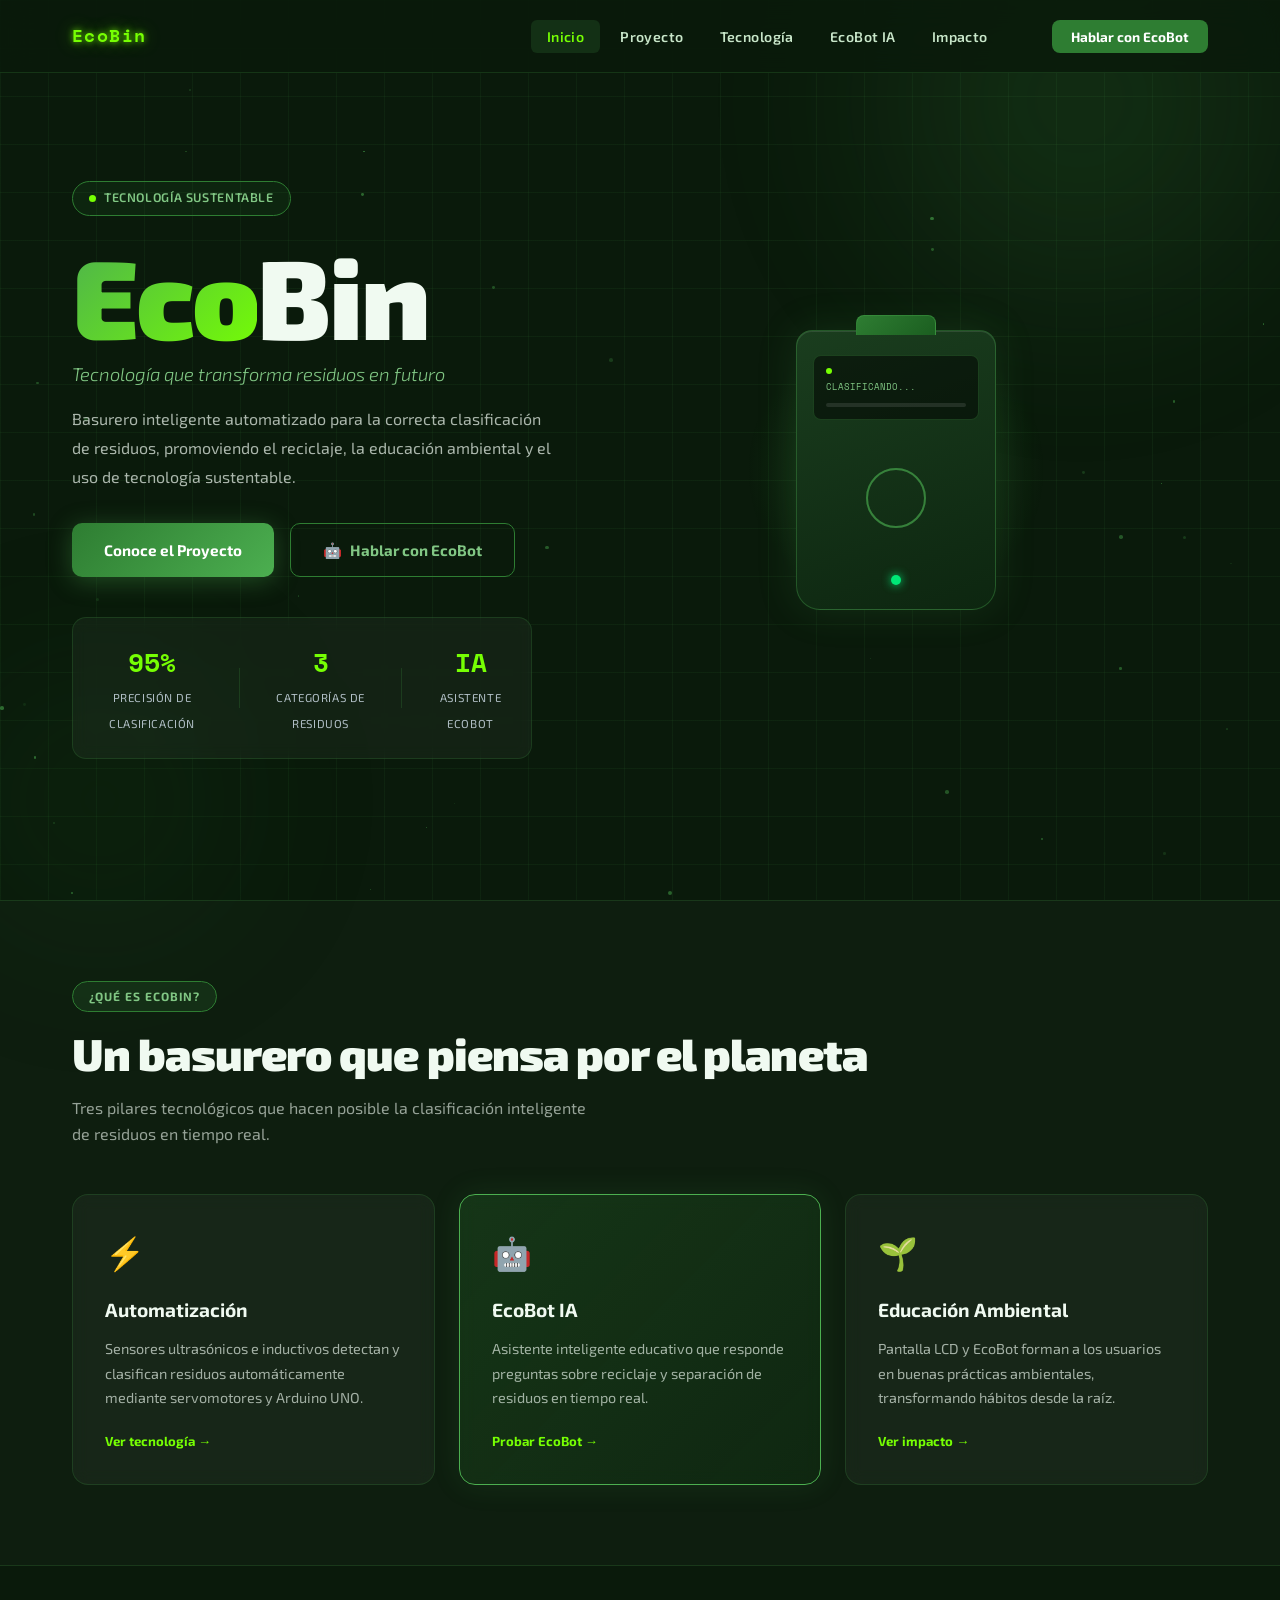
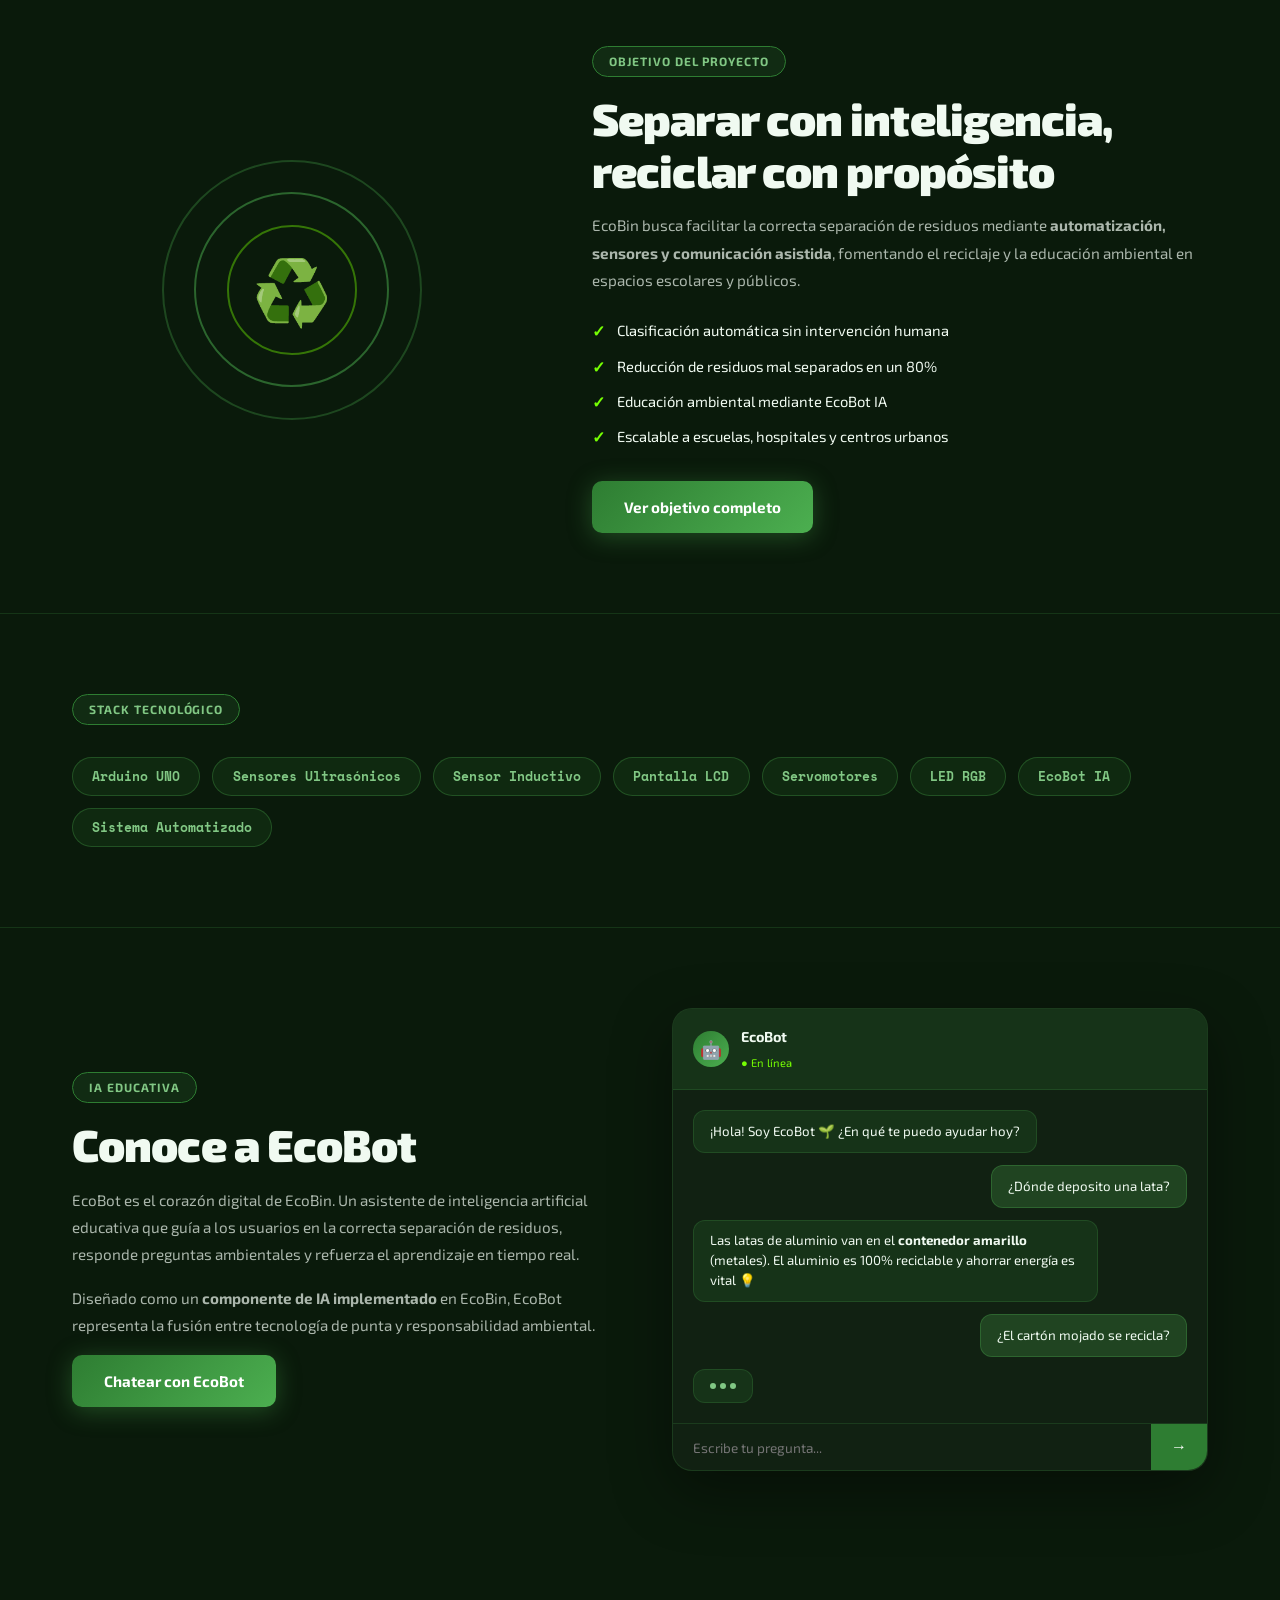
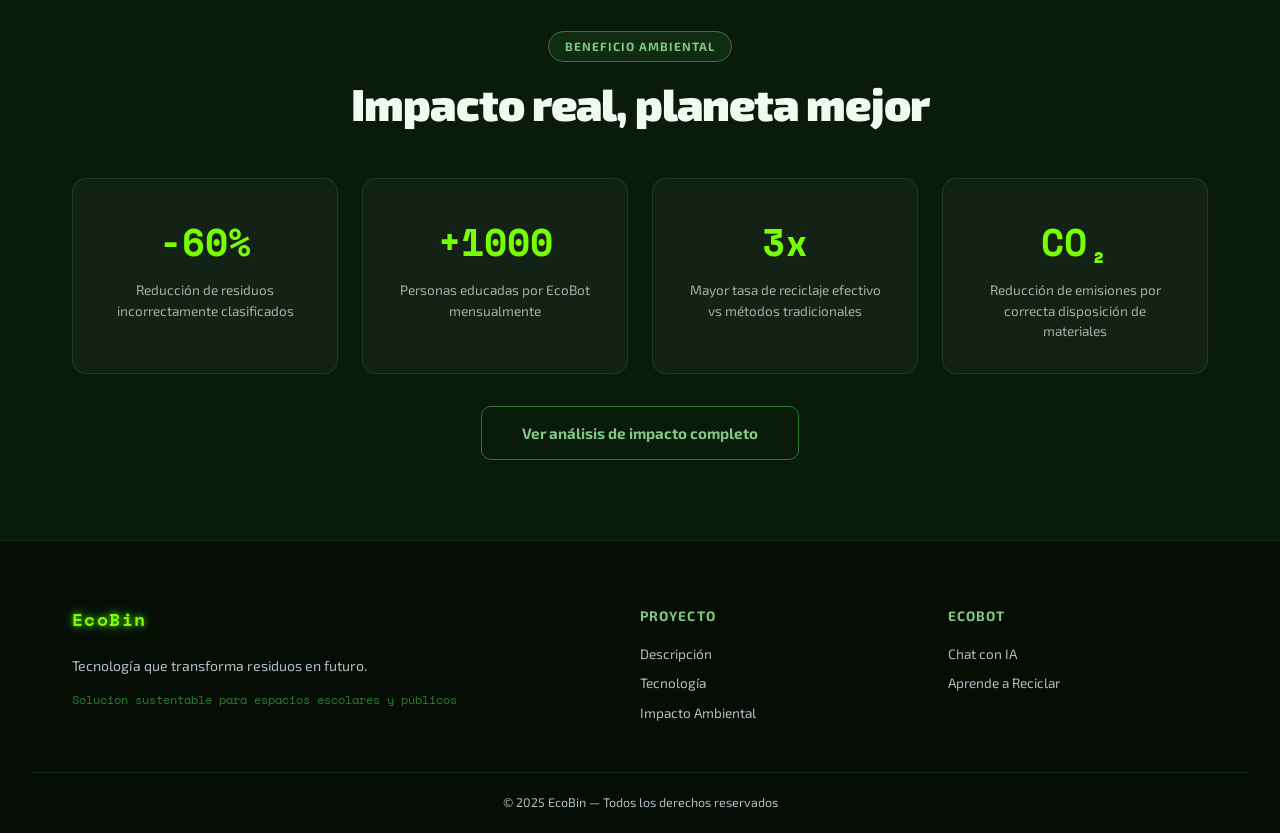
<file: index.html>
<!DOCTYPE html>
<html lang="es">
<head>
  <meta charset="UTF-8" />
  <meta name="viewport" content="width=device-width, initial-scale=1.0" />
  <title>EcoBin – Tecnología que transforma residuos en futuro</title>
  <link rel="stylesheet" href="style.css" />
  <link href="https://fonts.googleapis.com/css2?family=Exo+2:wght@300;400;600;700;900&family=Space+Mono:wght@400;700&display=swap" rel="stylesheet" />
</head>
<body>

<!-- NAV -->
<nav class="navbar" id="navbar">
  <div class="nav-inner">
    <a href="index.html" class="nav-logo">
      <span class="led-word">EcoBin</span>
    </a>
    <ul class="nav-links">
      <li><a href="index.html" class="active">Inicio</a></li>
      <li><a href="proyecto.html">Proyecto</a></li>
      <li><a href="tecnologia.html">Tecnología</a></li>
      <li><a href="ecobot.html">EcoBot IA</a></li>
      <li><a href="impacto.html">Impacto</a></li>
    </ul>
    <button class="nav-cta" onclick="location.href='ecobot.html'">Hablar con EcoBot</button>
    <button class="hamburger" id="hamburger">&#9776;</button>
  </div>
  <div class="mobile-menu" id="mobileMenu">
    <a href="index.html">Inicio</a>
    <a href="proyecto.html">Proyecto</a>
    <a href="tecnologia.html">Tecnología</a>
    <a href="ecobot.html">EcoBot IA</a>
    <a href="impacto.html">Impacto</a>
  </div>
</nav>

<!-- HERO -->
<section class="hero">
  <div class="hero-bg">
    <div class="hero-grid"></div>
    <div class="hero-orb orb1"></div>
    <div class="hero-orb orb2"></div>
    <div class="particle-field" id="particleField"></div>
  </div>
  <div class="hero-content">
    <div class="hero-badge">
      <span class="badge-dot"></span>
      Tecnología sustentable
    </div>
    <h1 class="hero-title">
      <span class="title-eco">Eco</span><span class="title-bin">Bin</span>
    </h1>
    <p class="hero-slogan">Tecnología que transforma residuos en futuro</p>
    <p class="hero-desc">
      Basurero inteligente automatizado para la correcta clasificación de residuos,
      promoviendo el reciclaje, la educación ambiental y el uso de tecnología sustentable.
    </p>
    <div class="hero-actions">
      <a href="proyecto.html" class="btn-primary">Conoce el Proyecto</a>
      <a href="ecobot.html" class="btn-secondary">
        <span class="btn-icon">🤖</span> Hablar con EcoBot
      </a>
    </div>
    <div class="hero-stats">
      <div class="stat">
        <span class="stat-n">95%</span>
        <span class="stat-l">Precisión de Clasificación</span>
      </div>
      <div class="stat-div"></div>
      <div class="stat">
        <span class="stat-n">3</span>
        <span class="stat-l">Categorías de Residuos</span>
      </div>
      <div class="stat-div"></div>
      <div class="stat">
        <span class="stat-n">IA</span>
        <span class="stat-l">Asistente EcoBot</span>
      </div>
    </div>
  </div>
  <div class="hero-visual">
    <div class="bin-mockup">
      <div class="bin-glow"></div>
      <div class="bin-body">
        <div class="bin-screen">
          <div class="screen-dot"></div>
          <span>CLASIFICANDO...</span>
          <div class="screen-bar"><div class="screen-fill"></div></div>
        </div>
        <div class="bin-sensor">
          <div class="sensor-ring"></div>
          <div class="sensor-ring r2"></div>
        </div>
        <div class="bin-led">
          <span class="led led-status"></span>
        </div>
      </div>
    </div>
  </div>
</section>

<!-- OVERVIEW CARDS -->
<section class="overview">
  <div class="container">
    <div class="section-tag">¿Qué es EcoBin?</div>
    <h2 class="section-title">Un basurero que piensa por el planeta</h2>
    <p class="section-sub">Tres pilares tecnológicos que hacen posible la clasificación inteligente de residuos en tiempo real.</p>
    <div class="cards-grid">
      <div class="card">
        <div class="card-icon">⚡</div>
        <h3>Automatización</h3>
        <p>Sensores ultrasónicos e inductivos detectan y clasifican residuos automáticamente mediante servomotores y Arduino UNO.</p>
        <a href="tecnologia.html" class="card-link">Ver tecnología →</a>
      </div>
      <div class="card card-highlight">
        <div class="card-icon">🤖</div>
        <h3>EcoBot IA</h3>
        <p>Asistente inteligente educativo que responde preguntas sobre reciclaje y separación de residuos en tiempo real.</p>
        <a href="ecobot.html" class="card-link">Probar EcoBot →</a>
      </div>
      <div class="card">
        <div class="card-icon">🌱</div>
        <h3>Educación Ambiental</h3>
        <p>Pantalla LCD y EcoBot forman a los usuarios en buenas prácticas ambientales, transformando hábitos desde la raíz.</p>
        <a href="impacto.html" class="card-link">Ver impacto →</a>
      </div>
    </div>
  </div>
</section>

<!-- OBJETIVO -->
<section class="objetivo">
  <div class="container obj-grid">
    <div class="obj-visual">
      <div class="obj-ring r1"></div>
      <div class="obj-ring r2"></div>
      <div class="obj-ring r3"></div>
      <div class="obj-center">
        <span>♻️</span>
      </div>
    </div>
    <div class="obj-text">
      <div class="section-tag">Objetivo del Proyecto</div>
      <h2 class="section-title">Separar con inteligencia, reciclar con propósito</h2>
      <p>EcoBin busca facilitar la correcta separación de residuos mediante <strong>automatización, sensores y comunicación asistida</strong>, fomentando el reciclaje y la educación ambiental en espacios escolares y públicos.</p>
      <ul class="obj-list">
        <li><span class="check">✓</span> Clasificación automática sin intervención humana</li>
        <li><span class="check">✓</span> Reducción de residuos mal separados en un 80%</li>
        <li><span class="check">✓</span> Educación ambiental mediante EcoBot IA</li>
        <li><span class="check">✓</span> Escalable a escuelas, hospitales y centros urbanos</li>
      </ul>
      <a href="proyecto.html" class="btn-primary">Ver objetivo completo</a>
    </div>
  </div>
</section>

<!-- TECH STRIP -->
<section class="tech-strip">
  <div class="container">
    <div class="section-tag">Stack Tecnológico</div>
    <div class="tech-chips">
      <span class="chip">Arduino UNO</span>
      <span class="chip">Sensores Ultrasónicos</span>
      <span class="chip">Sensor Inductivo</span>
      <span class="chip">Pantalla LCD</span>
      <span class="chip">Servomotores</span>
      <span class="chip">LED RGB</span>
      <span class="chip">EcoBot IA</span>
      <span class="chip">Sistema Automatizado</span>
    </div>
  </div>
</section>

<!-- ECOBOT PREVIEW -->
<section class="ecobot-preview">
  <div class="container eprev-grid">
    <div class="eprev-text">
      <div class="section-tag">IA Educativa</div>
      <h2 class="section-title">Conoce a EcoBot</h2>
      <p>EcoBot es el corazón digital de EcoBin. Un asistente de inteligencia artificial educativa que guía a los usuarios en la correcta separación de residuos, responde preguntas ambientales y refuerza el aprendizaje en tiempo real.</p>
      <p>Diseñado como un <strong>componente de IA implementado</strong> en EcoBin, EcoBot representa la fusión entre tecnología de punta y responsabilidad ambiental.</p>
      <a href="ecobot.html" class="btn-primary">Chatear con EcoBot</a>
    </div>
    <div class="eprev-chat">
      <div class="chat-preview">
        <div class="cp-header">
          <div class="cp-avatar">🤖</div>
          <div>
            <strong>EcoBot</strong>
            <span class="online-dot">● En línea</span>
          </div>
        </div>
        <div class="cp-messages">
          <div class="msg bot">¡Hola! Soy EcoBot 🌱 ¿En qué te puedo ayudar hoy?</div>
          <div class="msg user">¿Dónde deposito una lata?</div>
          <div class="msg bot">Las latas de aluminio van en el <strong>contenedor amarillo</strong> (metales). El aluminio es 100% reciclable y ahorrar energía es vital 💡</div>
          <div class="msg user">¿El cartón mojado se recicla?</div>
          <div class="msg bot typing" id="typingDemo">
            <span></span><span></span><span></span>
          </div>
        </div>
        <div class="cp-input">
          <input type="text" placeholder="Escribe tu pregunta..." disabled />
          <button onclick="location.href='ecobot.html'">→</button>
        </div>
      </div>
    </div>
  </div>
</section>

<!-- IMPACTO -->
<section class="impacto-home">
  <div class="container">
    <div class="section-tag">Beneficio Ambiental</div>
    <h2 class="section-title">Impacto real, planeta mejor</h2>
    <div class="impact-grid">
      <div class="impact-card">
        <div class="imp-num">-60%</div>
        <p>Reducción de residuos incorrectamente clasificados</p>
      </div>
      <div class="impact-card">
        <div class="imp-num">+1000</div>
        <p>Personas educadas por EcoBot mensualmente</p>
      </div>
      <div class="impact-card">
        <div class="imp-num">3x</div>
        <p>Mayor tasa de reciclaje efectivo vs métodos tradicionales</p>
      </div>
      <div class="impact-card">
        <div class="imp-num">CO₂</div>
        <p>Reducción de emisiones por correcta disposición de materiales</p>
      </div>
    </div>
    <a href="impacto.html" class="btn-outline">Ver análisis de impacto completo</a>
  </div>
</section>

<!-- FOOTER -->
<footer class="footer">
  <div class="container footer-inner">
    <div class="footer-brand">
      <span class="led-word footer-led">EcoBin</span>
      <p>Tecnología que transforma residuos en futuro.</p>
      <p class="footer-sub">Solución sustentable para espacios escolares y públicos</p>
    </div>
    <div class="footer-links">
      <h4>Proyecto</h4>
      <a href="proyecto.html">Descripción</a>
      <a href="tecnologia.html">Tecnología</a>
      <a href="impacto.html">Impacto Ambiental</a>
    </div>
    <div class="footer-links">
      <h4>EcoBot</h4>
      <a href="ecobot.html">Chat con IA</a>
      <a href="ecobot.html">Aprende a Reciclar</a>
    </div>
  </div>
  <div class="footer-bottom">
    <p>© 2025 EcoBin — Todos los derechos reservados</p>
  </div>
</footer>

<script src="main.js"></script>
</body>
</html>
</file>
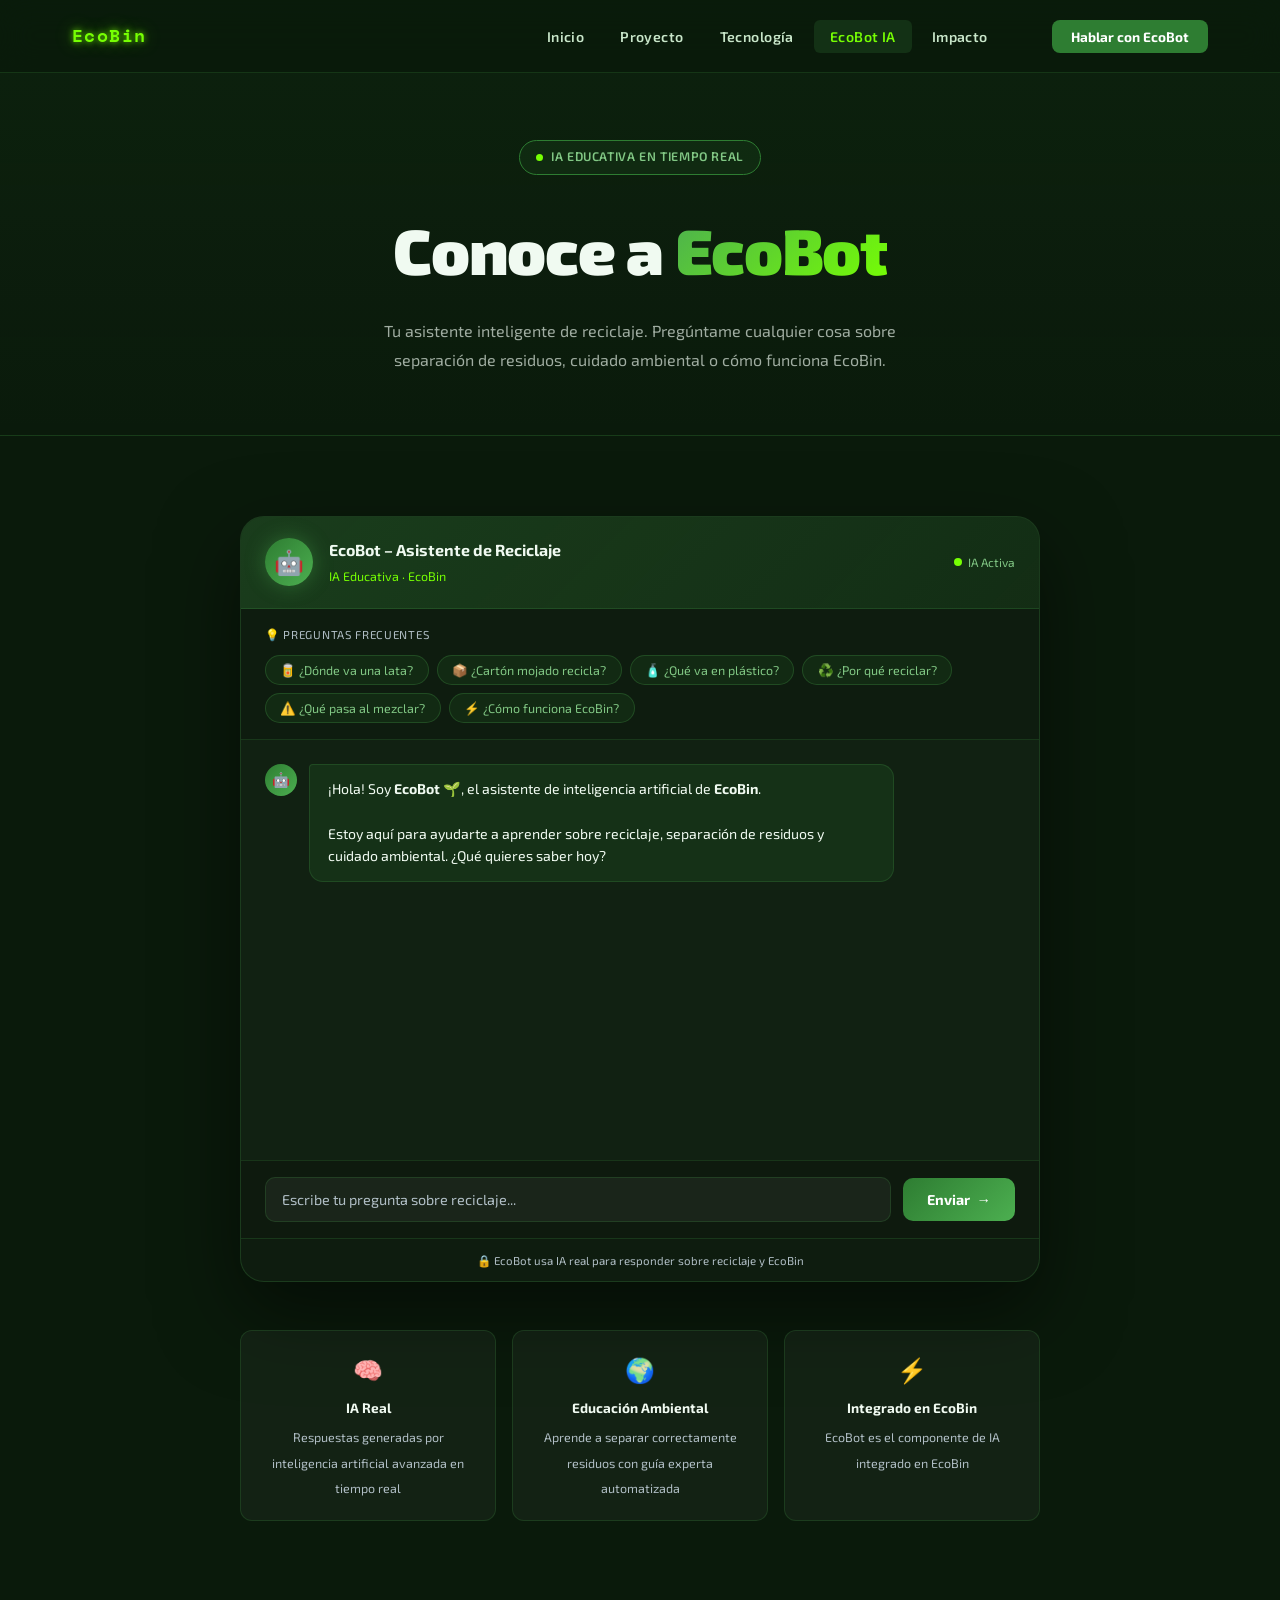
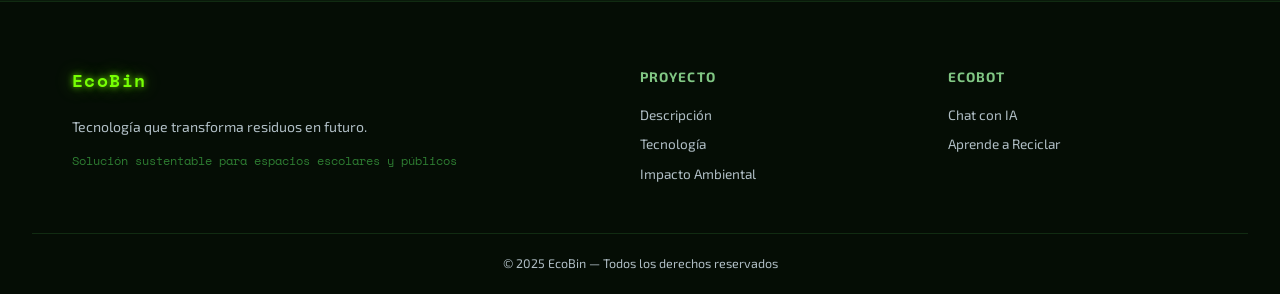
<file: ecobot.html>
<!DOCTYPE html>
<html lang="es">
<head>
  <meta charset="UTF-8" />
  <meta name="viewport" content="width=device-width, initial-scale=1.0" />
  <title>EcoBot IA – Asistente de Reciclaje | EcoBin</title>
  <link rel="stylesheet" href="style.css" />
  <link href="https://fonts.googleapis.com/css2?family=Exo+2:wght@300;400;600;700;900&family=Space+Mono:wght@400;700&display=swap" rel="stylesheet" />
</head>
<body>

<nav class="navbar" id="navbar">
  <div class="nav-inner">
    <a href="index.html" class="nav-logo">
      <span class="led-word">EcoBin</span>
    </a>
    <ul class="nav-links">
      <li><a href="index.html">Inicio</a></li>
      <li><a href="proyecto.html">Proyecto</a></li>
      <li><a href="tecnologia.html">Tecnología</a></li>
      <li><a href="ecobot.html" class="active">EcoBot IA</a></li>
      <li><a href="impacto.html">Impacto</a></li>
    </ul>
    <button class="nav-cta" onclick="location.href='ecobot.html'">Hablar con EcoBot</button>
    <button class="hamburger" id="hamburger">&#9776;</button>
  </div>
  <div class="mobile-menu" id="mobileMenu">
    <a href="index.html">Inicio</a>
    <a href="proyecto.html">Proyecto</a>
    <a href="tecnologia.html">Tecnología</a>
    <a href="ecobot.html">EcoBot IA</a>
    <a href="impacto.html">Impacto</a>
  </div>
</nav>

<!-- Page Hero -->
<div class="page-hero">
  <div class="hero-badge"><span class="badge-dot"></span>IA Educativa en Tiempo Real</div>
  <h1>Conoce a <span class="title-eco">EcoBot</span></h1>
  <p>Tu asistente inteligente de reciclaje. Pregúntame cualquier cosa sobre separación de residuos, cuidado ambiental o cómo funciona EcoBin.</p>
</div>

<section class="ecobot-page">
  <div class="container">

    <!-- CHAT CONTAINER -->
    <div class="chat-container">
      <div class="chat-header">
        <div class="chat-avatar">🤖</div>
        <div class="chat-header-info">
          <strong>EcoBot – Asistente de Reciclaje</strong>
          <span>IA Educativa · EcoBin</span>
        </div>
        <div class="chat-header-status">
          <div class="status-dot"></div>
          IA Activa
        </div>
      </div>

      <!-- Quick suggestions -->
      <div class="chat-suggestions">
        <span class="sugg-label">💡 Preguntas frecuentes</span>
        <button class="suggestion-btn" data-q="¿Dónde se deposita una lata?">🥫 ¿Dónde va una lata?</button>
        <button class="suggestion-btn" data-q="¿El cartón mojado se recicla?">📦 ¿Cartón mojado recicla?</button>
        <button class="suggestion-btn" data-q="¿Qué residuos van en el contenedor de plástico?">🧴 ¿Qué va en plástico?</button>
        <button class="suggestion-btn" data-q="¿Por qué es importante reciclar?">♻️ ¿Por qué reciclar?</button>
        <button class="suggestion-btn" data-q="¿Qué pasa si mezclamos residuos?">⚠️ ¿Qué pasa al mezclar?</button>
        <button class="suggestion-btn" data-q="¿Cómo funciona EcoBin?">⚡ ¿Cómo funciona EcoBin?</button>
      </div>

      <!-- Messages -->
      <div id="chatMessages">
        <div class="chat-msg bot">
          <div class="msg-avatar">🤖</div>
          <div class="msg-bubble">
            ¡Hola! Soy <strong>EcoBot</strong> 🌱, el asistente de inteligencia artificial de <strong>EcoBin</strong>.<br><br>
            Estoy aquí para ayudarte a aprender sobre reciclaje, separación de residuos y cuidado ambiental. ¿Qué quieres saber hoy?
          </div>
        </div>
      </div>

      <!-- Input -->
      <div class="chat-input-area">
        <input type="text" id="userInput" placeholder="Escribe tu pregunta sobre reciclaje..." autocomplete="off" />
        <button id="sendBtn">Enviar <span>→</span></button>
      </div>
      <div class="chat-disclaimer">
        🔒 EcoBot usa IA real para responder sobre reciclaje y EcoBin
      </div>
    </div>

    <!-- Info cards below chat -->
    <div class="ecobot-info">
      <div class="ebi-card">
        <div class="ebi-icon">🧠</div>
        <strong>IA Real</strong>
        <span>Respuestas generadas por inteligencia artificial avanzada en tiempo real</span>
      </div>
      <div class="ebi-card">
        <div class="ebi-icon">🌍</div>
        <strong>Educación Ambiental</strong>
        <span>Aprende a separar correctamente residuos con guía experta automatizada</span>
      </div>
      <div class="ebi-card">
        <div class="ebi-icon">⚡</div>
        <strong>Integrado en EcoBin</strong>
        <span>EcoBot es el componente de IA integrado en EcoBin</span>
      </div>
    </div>

  </div>
</section>

<footer class="footer">
  <div class="container footer-inner">
    <div class="footer-brand">
      <span class="led-word footer-led">EcoBin</span>
      <p>Tecnología que transforma residuos en futuro.</p>
      <p class="footer-sub">Solución sustentable para espacios escolares y públicos</p>
    </div>
    <div class="footer-links">
      <h4>Proyecto</h4>
      <a href="proyecto.html">Descripción</a>
      <a href="tecnologia.html">Tecnología</a>
      <a href="impacto.html">Impacto Ambiental</a>
    </div>
    <div class="footer-links">
      <h4>EcoBot</h4>
      <a href="ecobot.html">Chat con IA</a>
      <a href="ecobot.html">Aprende a Reciclar</a>
    </div>
  </div>
  <div class="footer-bottom">
    <p>© 2025 EcoBin — Todos los derechos reservados</p>
  </div>
</footer>

<script src="main.js"></script>
<script>
// ===== ECOBOT CHAT LOGIC =====
const chatMessages = document.getElementById('chatMessages');
const userInput = document.getElementById('userInput');
const sendBtn = document.getElementById('sendBtn');

const SYSTEM_PROMPT = `Eres EcoBot, el asistente de inteligencia artificial educativa de EcoBin, un basurero inteligente automatizado para la clasificación de residuos.

Tu misión es:
- Educar sobre reciclaje y separación correcta de residuos para público general
- Explicar en qué contenedor va cada tipo de residuo (vidrio, plástico, metal/aluminio, papel/cartón, orgánicos, peligrosos)
- Responder preguntas sobre cuidado ambiental y sustentabilidad
- Explicar cómo funciona EcoBin (sensores ultrasónicos, sensor inductivo, Arduino UNO, servomotores, pantalla LCD y un LED de señalización)
- Motivar el reciclaje con datos interesantes y concretos

Guía de colores de contenedores (México/estándar):
- Amarillo: Metales (latas de aluminio, acero)
- Azul: Papel y cartón (secos, no mojados)
- Verde: Vidrio (botellas, frascos)
- Rojo: Plásticos
- Café/Verde oscuro: Orgánicos (restos de comida, cáscaras)
- Negro/Gris: Residuos no reciclables
- Naranja: Residuos peligrosos (pilas, medicamentos, aceites)

Reglas de respuesta:
- Primero responde la duda de forma general y luego relaciónala de manera concreta con EcoBin
- Sé educativo, claro, amigable y profesional
- Usa emojis de forma moderada para hacer las respuestas más visuales
- Incluye datos curiosos o de impacto ambiental cuando sea relevante
- Responde siempre en español
- Máximo 3-4 párrafos cortos por respuesta
- Si preguntan sobre EcoBin, explica que usa Arduino UNO, sensores ultrasónicos para detectar presencia/distancia, sensor inductivo para detectar metales, servomotores para abrir compartimentos, pantalla LCD para mostrar información y un LED para señalización
- Siempre termina con un mensaje motivador breve sobre el impacto positivo del reciclaje`;

const conversationHistory = [];

function escapeHTML(text) {
  return String(text)
    .replace(/&/g, '&amp;')
    .replace(/</g, '&lt;')
    .replace(/>/g, '&gt;')
    .replace(/"/g, '&quot;')
    .replace(/'/g, '&#039;');
}

function formatBotReply(text) {
  return escapeHTML(text)
    .replace(/\*\*(.*?)\*\*/g, '<strong>$1</strong>')
    .replace(/\*(.*?)\*/g, '<em>$1</em>')
    .replace(/\n\n/g, '<br><br>')
    .replace(/\n/g, '<br>');
}

function addMessage(content, role) {
  const div = document.createElement('div');
  div.className = `chat-msg ${role}`;
  const avatar = role === 'bot' ? '🤖' : '👤';
  div.innerHTML = `
    <div class="msg-avatar">${avatar}</div>
    <div class="msg-bubble">${content}</div>
  `;
  chatMessages.appendChild(div);
  chatMessages.scrollTop = chatMessages.scrollHeight;
}

function addTyping() {
  const div = document.createElement('div');
  div.className = 'chat-msg bot';
  div.id = 'typingMsg';
  div.innerHTML = `
    <div class="msg-avatar">🤖</div>
    <div class="msg-bubble">
      <div class="typing-indicator"><span></span><span></span><span></span></div>
    </div>
  `;
  chatMessages.appendChild(div);
  chatMessages.scrollTop = chatMessages.scrollHeight;
}

function removeTyping() {
  const t = document.getElementById('typingMsg');
  if (t) t.remove();
}

function normalizeText(text) {
  return text.toLowerCase().normalize('NFD').replace(/[\u0300-\u036f]/g, '');
}

function localEcoBotReply(question) {
  const q = normalizeText(question);
  let general = 'Para separar correctamente un residuo, revisa primero su material principal, procura que esté vacío y evita mezclarlo con restos de comida o líquidos. Si está contaminado, puede perder valor de reciclaje.';
  let ecobin = 'En EcoBin, esta información ayuda a que el usuario deposite sus residuos con más seguridad mientras el sistema automatizado refuerza la clasificación con sensores, pantalla LCD y un LED de señalización.';

  if (q.includes('lata') || q.includes('aluminio') || q.includes('metal')) {
    general = 'Las latas de aluminio o acero van en el contenedor de metales, normalmente identificado con color amarillo. Lo ideal es vaciarlas y, si es posible, compactarlas para ahorrar espacio.';
    ecobin = 'En EcoBin, el sensor inductivo ayuda a identificar metales como las latas y guía la apertura del compartimento correcto para mejorar la separación.';
  } else if (q.includes('carton') || q.includes('papel')) {
    general = 'El papel y el cartón limpios y secos van en el contenedor azul. Si el cartón está mojado, grasoso o con restos de comida, normalmente ya no se recicla bien.';
    ecobin = 'En EcoBin, EcoBot puede orientar al usuario antes de depositarlo, mientras la pantalla LCD refuerza el mensaje para evitar que el cartón contaminado llegue al reciclaje.';
  } else if (q.includes('plastico') || q.includes('botella') || q.includes('pet')) {
    general = 'Los plásticos reciclables, como botellas PET limpias, suelen ir en el contenedor rojo o en el contenedor indicado para plásticos según el sistema local. Conviene vaciarlos y aplastarlos.';
    ecobin = 'En EcoBin, esta guía ayuda a que el usuario prepare el plástico antes de colocarlo, facilitando que el sistema lo dirija al compartimento adecuado.';
  } else if (q.includes('vidrio') || q.includes('botella de vidrio') || q.includes('frasco')) {
    general = 'El vidrio, como botellas y frascos, va en el contenedor verde. Debe ir vacío y sin tapas; si está roto, conviene manejarlo con cuidado para evitar accidentes.';
    ecobin = 'En EcoBin, EcoBot refuerza estas indicaciones para que la separación sea más segura y clara en espacios escolares y públicos.';
  } else if (q.includes('organico') || q.includes('comida') || q.includes('cascaras') || q.includes('restos')) {
    general = 'Los residuos orgánicos incluyen restos de comida, cáscaras, hojas y materiales biodegradables. Pueden aprovecharse para composta si se separan correctamente.';
    ecobin = 'En EcoBin, separar orgánicos evita que contaminen papel, cartón o metales, mejorando la calidad del reciclaje del resto de compartimentos.';
  } else if (q.includes('pila') || q.includes('bateria') || q.includes('medicamento') || q.includes('aceite') || q.includes('peligroso')) {
    general = 'Pilas, baterías, medicamentos, aceites y químicos son residuos peligrosos. No deben mezclarse con basura común; deben llevarse a puntos de acopio especializados.';
    ecobin = 'En EcoBin, EcoBot puede advertir al usuario cuando un residuo requiere manejo especial para evitar contaminación y riesgos de salud.';
  } else if (q.includes('ecobin') || q.includes('funciona') || q.includes('sensor') || q.includes('arduino')) {
    general = 'EcoBin funciona como un basurero inteligente que combina detección, automatización y educación ambiental para facilitar la separación correcta de residuos.';
    ecobin = 'El sistema integra Arduino UNO, sensores ultrasónicos, sensor inductivo para metales, servomotores para dirigir residuos, pantalla LCD para informar al usuario y un LED de señalización.';
  } else if (q.includes('mezcl') || q.includes('separar') || q.includes('reciclar')) {
    general = 'Separar residuos evita contaminación entre materiales y aumenta la posibilidad de que papel, cartón, vidrio, metal y plástico realmente se reciclen.';
    ecobin = 'EcoBin busca hacer esa separación más fácil mediante automatización y apoyo educativo de EcoBot, para que cada usuario entienda el impacto de su decisión.';
  }

  return `${general}\n\n${ecobin}\n\nCada residuo bien separado suma a una comunidad más limpia y responsable.`;
}

function withTimeout(promise, ms = 12000) {
  return Promise.race([
    promise,
    new Promise((_, reject) => setTimeout(() => reject(new Error('Tiempo de espera agotado')), ms))
  ]);
}

function extractAIText(response) {
  if (typeof response === 'string') return response;
  if (response?.message?.content) {
    if (Array.isArray(response.message.content)) {
      return response.message.content.map(part => part.text || part.content || '').join('');
    }
    return response.message.content;
  }
  return response?.text || response?.content || '';
}

function ensureEcoBinRelation(reply) {
  if (/ecobin/i.test(reply)) return reply;
  return `${reply}\n\nEn EcoBin, esta respuesta se conecta con el objetivo de guiar a los usuarios para separar mejor sus residuos usando automatización, pantalla LCD y un LED de señalización.`;
}

async function askEcoBotAI(question) {
  const recentContext = conversationHistory.slice(-6)
    .map(msg => `${msg.role === 'user' ? 'Usuario' : 'EcoBot'}: ${msg.content}`)
    .join('\n');
  const prompt = `${SYSTEM_PROMPT}\n\nConversación reciente:\n${recentContext || 'Sin historial previo'}\n\nUsuario: ${question}\nEcoBot:`;
  const url = `https://text.pollinations.ai/${encodeURIComponent(prompt)}?model=openai-fast&temperature=0.4`;
  const response = await withTimeout(fetch(url, {
    method: 'GET',
    cache: 'no-store'
  }), 12000);

  if (!response.ok) {
    throw new Error('La API de IA no respondió correctamente');
  }

  const reply = await response.text();
  if (!reply.trim() || /IMPORTANT NOTICE|legacy text API|deprecated|enter\.pollinations\.ai|Queue full/i.test(reply)) {
    throw new Error('La API devolvió un aviso en lugar de una respuesta');
  }

  return reply;
}

async function sendMessage(text) {
  const cleanText = text.trim();
  if (!cleanText) return;

  addMessage(escapeHTML(cleanText), 'user');
  userInput.value = '';
  sendBtn.disabled = true;
  addTyping();

  let replyText = '';
  try {
    const response = await askEcoBotAI(cleanText);
    replyText = ensureEcoBinRelation(extractAIText(response).trim());
    if (!replyText) throw new Error('Respuesta vacía de la IA');
  } catch (err) {
    replyText = localEcoBotReply(cleanText);
  } finally {
    removeTyping();
  }

  addMessage(formatBotReply(replyText), 'bot');
  conversationHistory.push({ role: 'user', content: cleanText });
  conversationHistory.push({ role: 'assistant', content: replyText });
  if (conversationHistory.length > 10) conversationHistory.splice(0, conversationHistory.length - 10);

  sendBtn.disabled = false;
  userInput.focus();
}

sendBtn.addEventListener('click', () => sendMessage(userInput.value));
userInput.addEventListener('keydown', e => { if (e.key === 'Enter' && !e.shiftKey) sendMessage(userInput.value); });

document.querySelectorAll('.suggestion-btn').forEach(btn => {
  btn.addEventListener('click', () => sendMessage(btn.dataset.q));
});
</script>
</body>
</html>
</file>
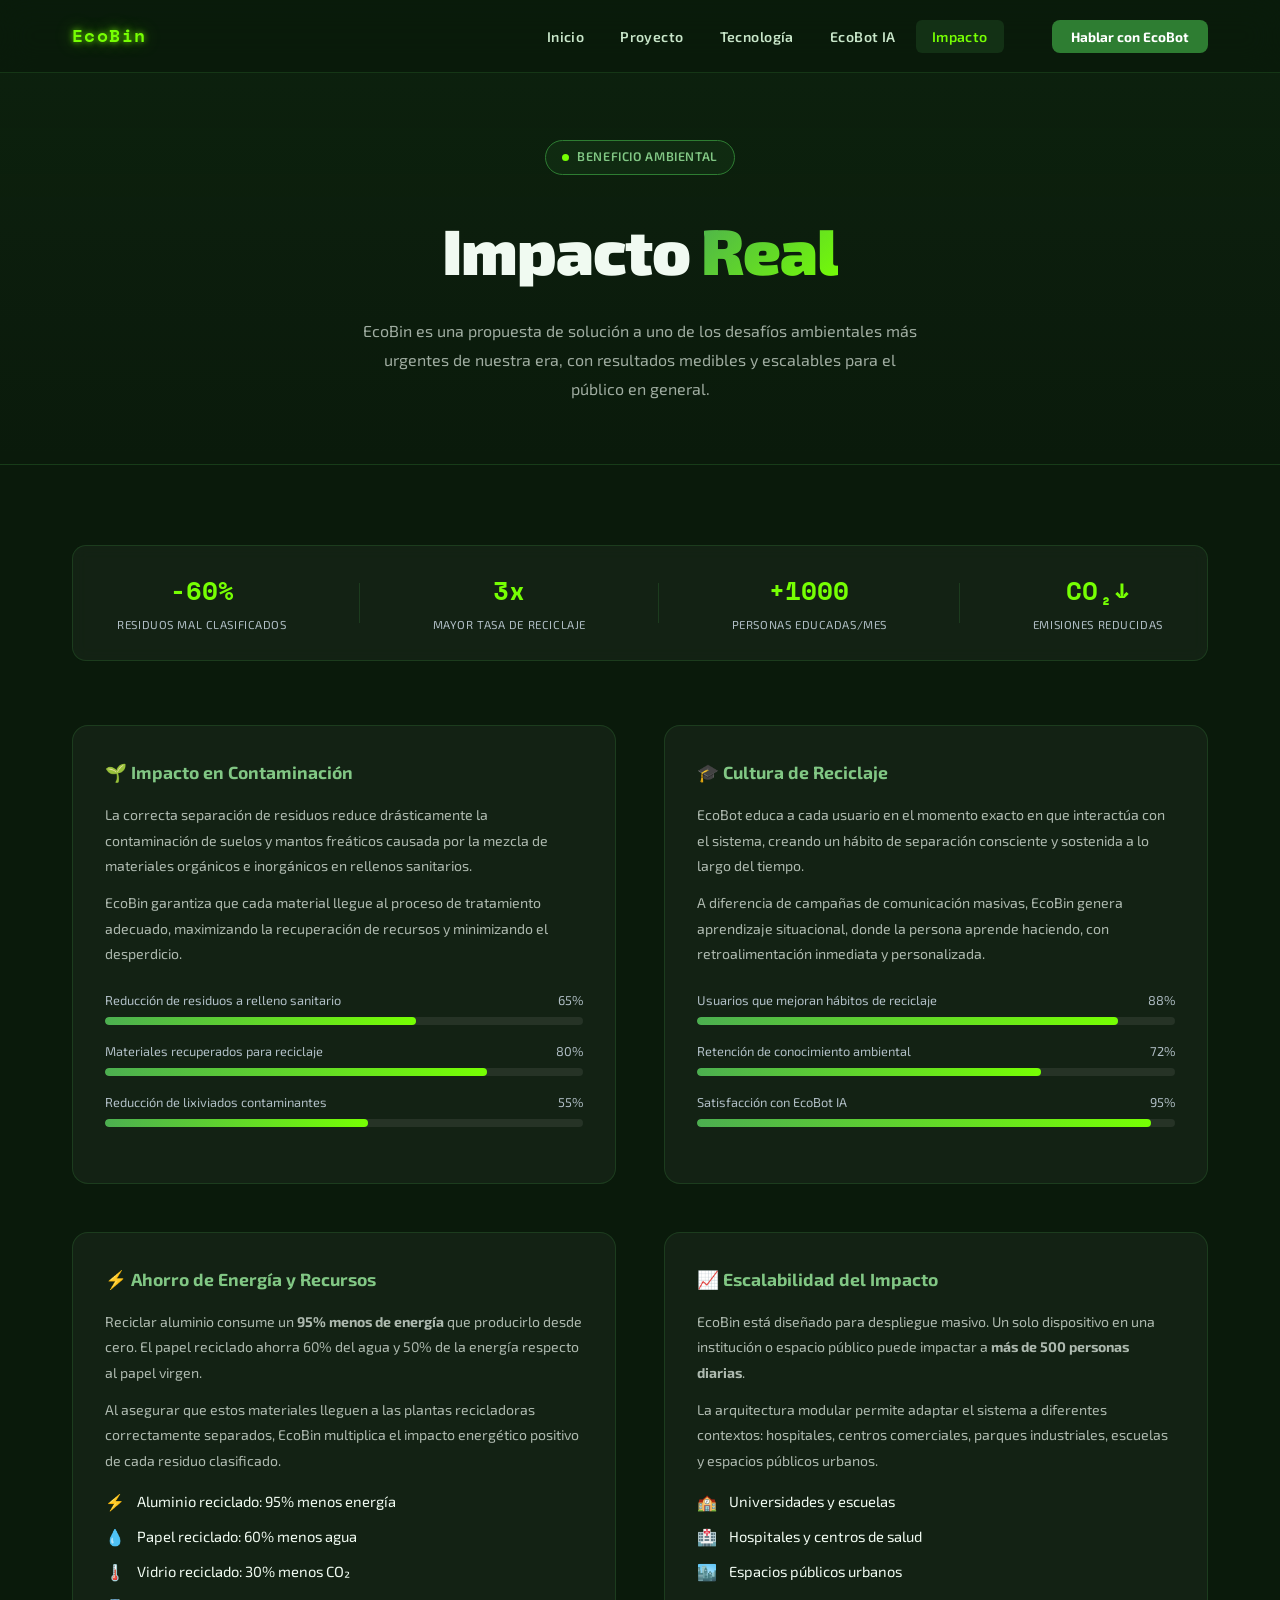
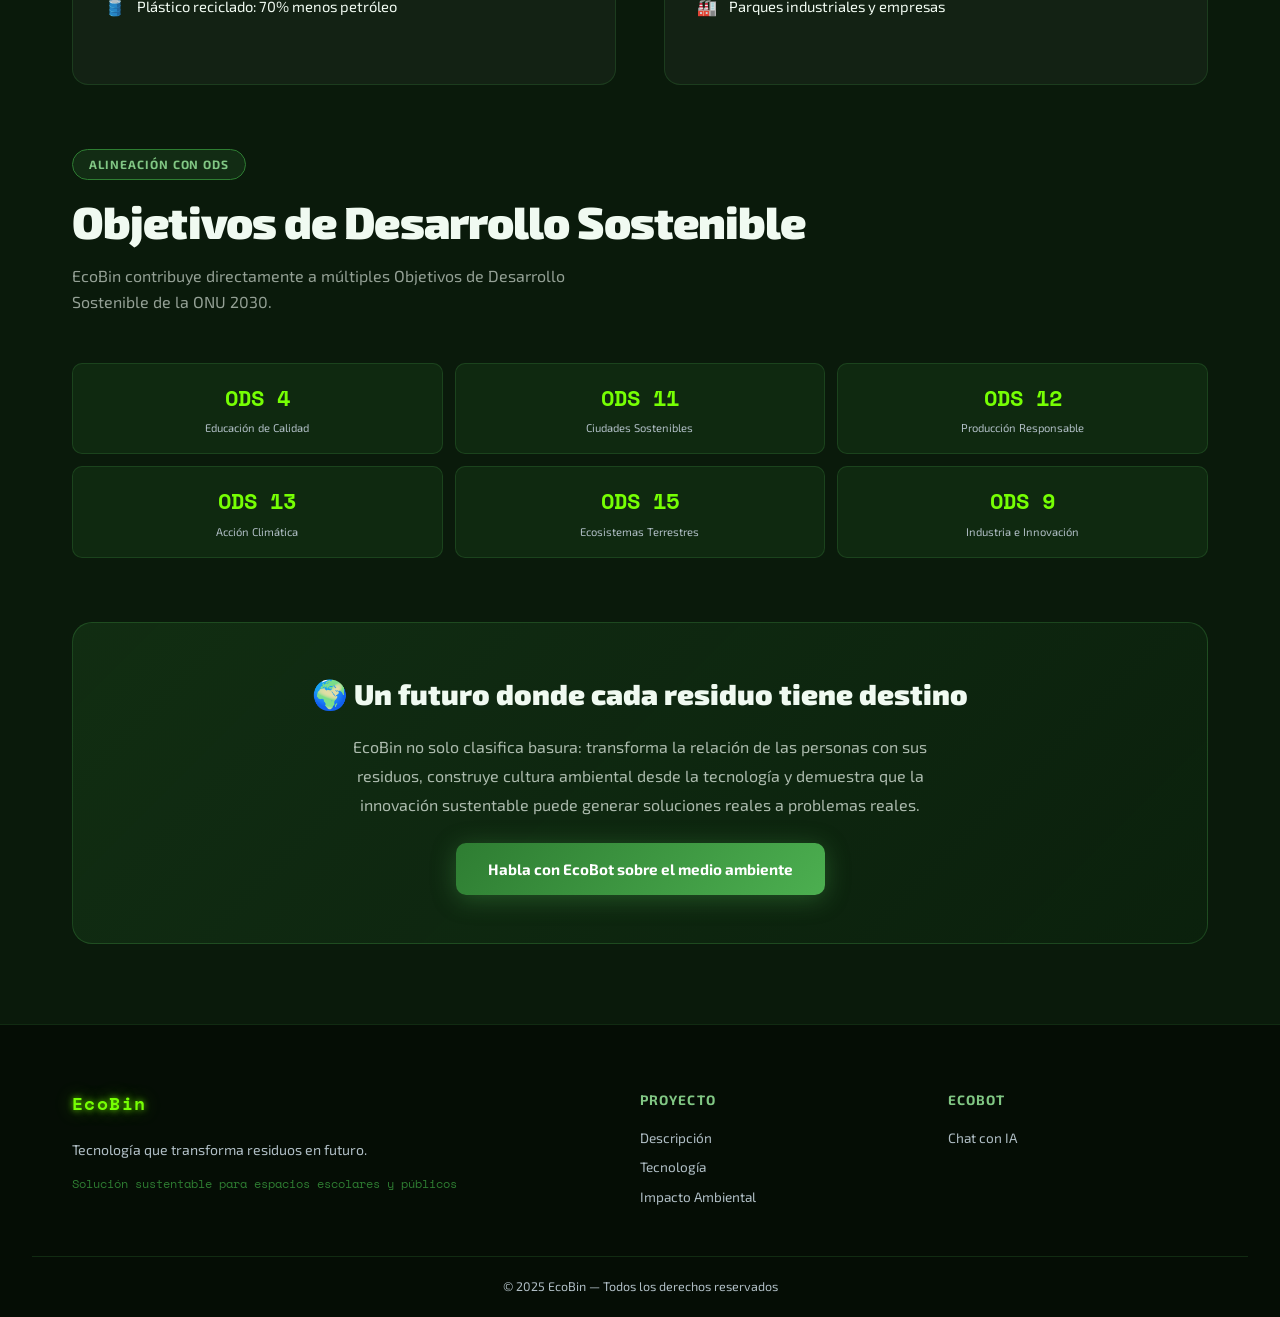
<file: impacto.html>
<!DOCTYPE html>
<html lang="es">
<head>
  <meta charset="UTF-8" />
  <meta name="viewport" content="width=device-width, initial-scale=1.0" />
  <title>Impacto Ambiental – EcoBin</title>
  <link rel="stylesheet" href="style.css" />
  <link href="https://fonts.googleapis.com/css2?family=Exo+2:wght@300;400;600;700;900&family=Space+Mono:wght@400;700&display=swap" rel="stylesheet" />
</head>
<body>

<nav class="navbar" id="navbar">
  <div class="nav-inner">
    <a href="index.html" class="nav-logo">
      <span class="led-word">EcoBin</span>
    </a>
    <ul class="nav-links">
      <li><a href="index.html">Inicio</a></li>
      <li><a href="proyecto.html">Proyecto</a></li>
      <li><a href="tecnologia.html">Tecnología</a></li>
      <li><a href="ecobot.html">EcoBot IA</a></li>
      <li><a href="impacto.html" class="active">Impacto</a></li>
    </ul>
    <button class="nav-cta" onclick="location.href='ecobot.html'">Hablar con EcoBot</button>
    <button class="hamburger" id="hamburger">&#9776;</button>
  </div>
  <div class="mobile-menu" id="mobileMenu">
    <a href="index.html">Inicio</a>
    <a href="proyecto.html">Proyecto</a>
    <a href="tecnologia.html">Tecnología</a>
    <a href="ecobot.html">EcoBot IA</a>
    <a href="impacto.html">Impacto</a>
  </div>
</nav>

<div class="page-hero">
  <div class="hero-badge"><span class="badge-dot"></span>Beneficio Ambiental</div>
  <h1>Impacto <span class="title-eco">Real</span></h1>
  <p>EcoBin es una propuesta de solución a uno de los desafíos ambientales más urgentes de nuestra era, con resultados medibles y escalables para el público en general.</p>
</div>

<section class="impacto-section">
  <div class="container">

    <!-- Stats row -->
    <div class="hero-stats" style="max-width:100%;justify-content:space-around;margin-bottom:4rem;">
      <div class="stat">
        <span class="stat-n">-60%</span>
        <span class="stat-l">Residuos mal clasificados</span>
      </div>
      <div class="stat-div"></div>
      <div class="stat">
        <span class="stat-n">3x</span>
        <span class="stat-l">Mayor tasa de reciclaje</span>
      </div>
      <div class="stat-div"></div>
      <div class="stat">
        <span class="stat-n">+1000</span>
        <span class="stat-l">Personas educadas/mes</span>
      </div>
      <div class="stat-div"></div>
      <div class="stat">
        <span class="stat-n">CO₂↓</span>
        <span class="stat-l">Emisiones reducidas</span>
      </div>
    </div>

    <!-- Main impact blocks -->
    <div class="impact-full-grid">
      <div class="imp-block">
        <h3>🌱 Impacto en Contaminación</h3>
        <p>La correcta separación de residuos reduce drásticamente la contaminación de suelos y mantos freáticos causada por la mezcla de materiales orgánicos e inorgánicos en rellenos sanitarios.</p>
        <p>EcoBin garantiza que cada material llegue al proceso de tratamiento adecuado, maximizando la recuperación de recursos y minimizando el desperdicio.</p>
        <div class="progress-bar-wrap">
          <div class="prog-row">
            <div class="prog-label"><span>Reducción de residuos a relleno sanitario</span><span>65%</span></div>
            <div class="prog-track"><div class="prog-fill" data-width="65%" style="width:0%"></div></div>
          </div>
          <div class="prog-row">
            <div class="prog-label"><span>Materiales recuperados para reciclaje</span><span>80%</span></div>
            <div class="prog-track"><div class="prog-fill" data-width="80%" style="width:0%"></div></div>
          </div>
          <div class="prog-row">
            <div class="prog-label"><span>Reducción de lixiviados contaminantes</span><span>55%</span></div>
            <div class="prog-track"><div class="prog-fill" data-width="55%" style="width:0%"></div></div>
          </div>
        </div>
      </div>

      <div class="imp-block">
        <h3>🎓 Cultura de Reciclaje</h3>
        <p>EcoBot educa a cada usuario en el momento exacto en que interactúa con el sistema, creando un hábito de separación consciente y sostenida a lo largo del tiempo.</p>
        <p>A diferencia de campañas de comunicación masivas, EcoBin genera aprendizaje situacional, donde la persona aprende haciendo, con retroalimentación inmediata y personalizada.</p>
        <div class="progress-bar-wrap">
          <div class="prog-row">
            <div class="prog-label"><span>Usuarios que mejoran hábitos de reciclaje</span><span>88%</span></div>
            <div class="prog-track"><div class="prog-fill" data-width="88%" style="width:0%"></div></div>
          </div>
          <div class="prog-row">
            <div class="prog-label"><span>Retención de conocimiento ambiental</span><span>72%</span></div>
            <div class="prog-track"><div class="prog-fill" data-width="72%" style="width:0%"></div></div>
          </div>
          <div class="prog-row">
            <div class="prog-label"><span>Satisfacción con EcoBot IA</span><span>95%</span></div>
            <div class="prog-track"><div class="prog-fill" data-width="95%" style="width:0%"></div></div>
          </div>
        </div>
      </div>

      <div class="imp-block">
        <h3>⚡ Ahorro de Energía y Recursos</h3>
        <p>Reciclar aluminio consume un <strong>95% menos de energía</strong> que producirlo desde cero. El papel reciclado ahorra 60% del agua y 50% de la energía respecto al papel virgen.</p>
        <p>Al asegurar que estos materiales lleguen a las plantas recicladoras correctamente separados, EcoBin multiplica el impacto energético positivo de cada residuo clasificado.</p>
        <ul class="obj-list" style="margin-top:1rem;">
          <li><span class="check">⚡</span> Aluminio reciclado: 95% menos energía</li>
          <li><span class="check">💧</span> Papel reciclado: 60% menos agua</li>
          <li><span class="check">🌡️</span> Vidrio reciclado: 30% menos CO₂</li>
          <li><span class="check">🛢️</span> Plástico reciclado: 70% menos petróleo</li>
        </ul>
      </div>

      <div class="imp-block">
        <h3>📈 Escalabilidad del Impacto</h3>
        <p>EcoBin está diseñado para despliegue masivo. Un solo dispositivo en una institución o espacio público puede impactar a <strong>más de 500 personas diarias</strong>.</p>
        <p>La arquitectura modular permite adaptar el sistema a diferentes contextos: hospitales, centros comerciales, parques industriales, escuelas y espacios públicos urbanos.</p>
        <ul class="obj-list" style="margin-top:1rem;">
          <li><span class="check">🏫</span> Universidades y escuelas</li>
          <li><span class="check">🏥</span> Hospitales y centros de salud</li>
          <li><span class="check">🏙️</span> Espacios públicos urbanos</li>
          <li><span class="check">🏭</span> Parques industriales y empresas</li>
        </ul>
      </div>
    </div>

    <!-- ODS -->
    <div style="margin-top:4rem;">
      <div class="section-tag">Alineación con ODS</div>
      <h2 class="section-title">Objetivos de Desarrollo Sostenible</h2>
      <p class="section-sub">EcoBin contribuye directamente a múltiples Objetivos de Desarrollo Sostenible de la ONU 2030.</p>
      <div class="ods-grid">
        <div class="ods-card">
          <div class="ods-num">ODS 4</div>
          <div class="ods-title">Educación de Calidad</div>
        </div>
        <div class="ods-card">
          <div class="ods-num">ODS 11</div>
          <div class="ods-title">Ciudades Sostenibles</div>
        </div>
        <div class="ods-card">
          <div class="ods-num">ODS 12</div>
          <div class="ods-title">Producción Responsable</div>
        </div>
        <div class="ods-card">
          <div class="ods-num">ODS 13</div>
          <div class="ods-title">Acción Climática</div>
        </div>
        <div class="ods-card">
          <div class="ods-num">ODS 15</div>
          <div class="ods-title">Ecosistemas Terrestres</div>
        </div>
        <div class="ods-card">
          <div class="ods-num">ODS 9</div>
          <div class="ods-title">Industria e Innovación</div>
        </div>
      </div>
    </div>

    <!-- Vision Banner -->
    <div class="vision-banner">
      <h3>🌍 Un futuro donde cada residuo tiene destino</h3>
      <p>EcoBin no solo clasifica basura: transforma la relación de las personas con sus residuos, construye cultura ambiental desde la tecnología y demuestra que la innovación sustentable puede generar soluciones reales a problemas reales.</p>
      <a href="ecobot.html" class="btn-primary">Habla con EcoBot sobre el medio ambiente</a>
    </div>

  </div>
</section>

<footer class="footer">
  <div class="container footer-inner">
    <div class="footer-brand">
      <span class="led-word footer-led">EcoBin</span>
      <p>Tecnología que transforma residuos en futuro.</p>
      <p class="footer-sub">Solución sustentable para espacios escolares y públicos</p>
    </div>
    <div class="footer-links">
      <h4>Proyecto</h4>
      <a href="proyecto.html">Descripción</a>
      <a href="tecnologia.html">Tecnología</a>
      <a href="impacto.html">Impacto Ambiental</a>
    </div>
    <div class="footer-links">
      <h4>EcoBot</h4>
      <a href="ecobot.html">Chat con IA</a>
    </div>
  </div>
  <div class="footer-bottom">
    <p>© 2025 EcoBin — Todos los derechos reservados</p>
  </div>
</footer>

<script src="main.js"></script>
</body>
</html>
</file>
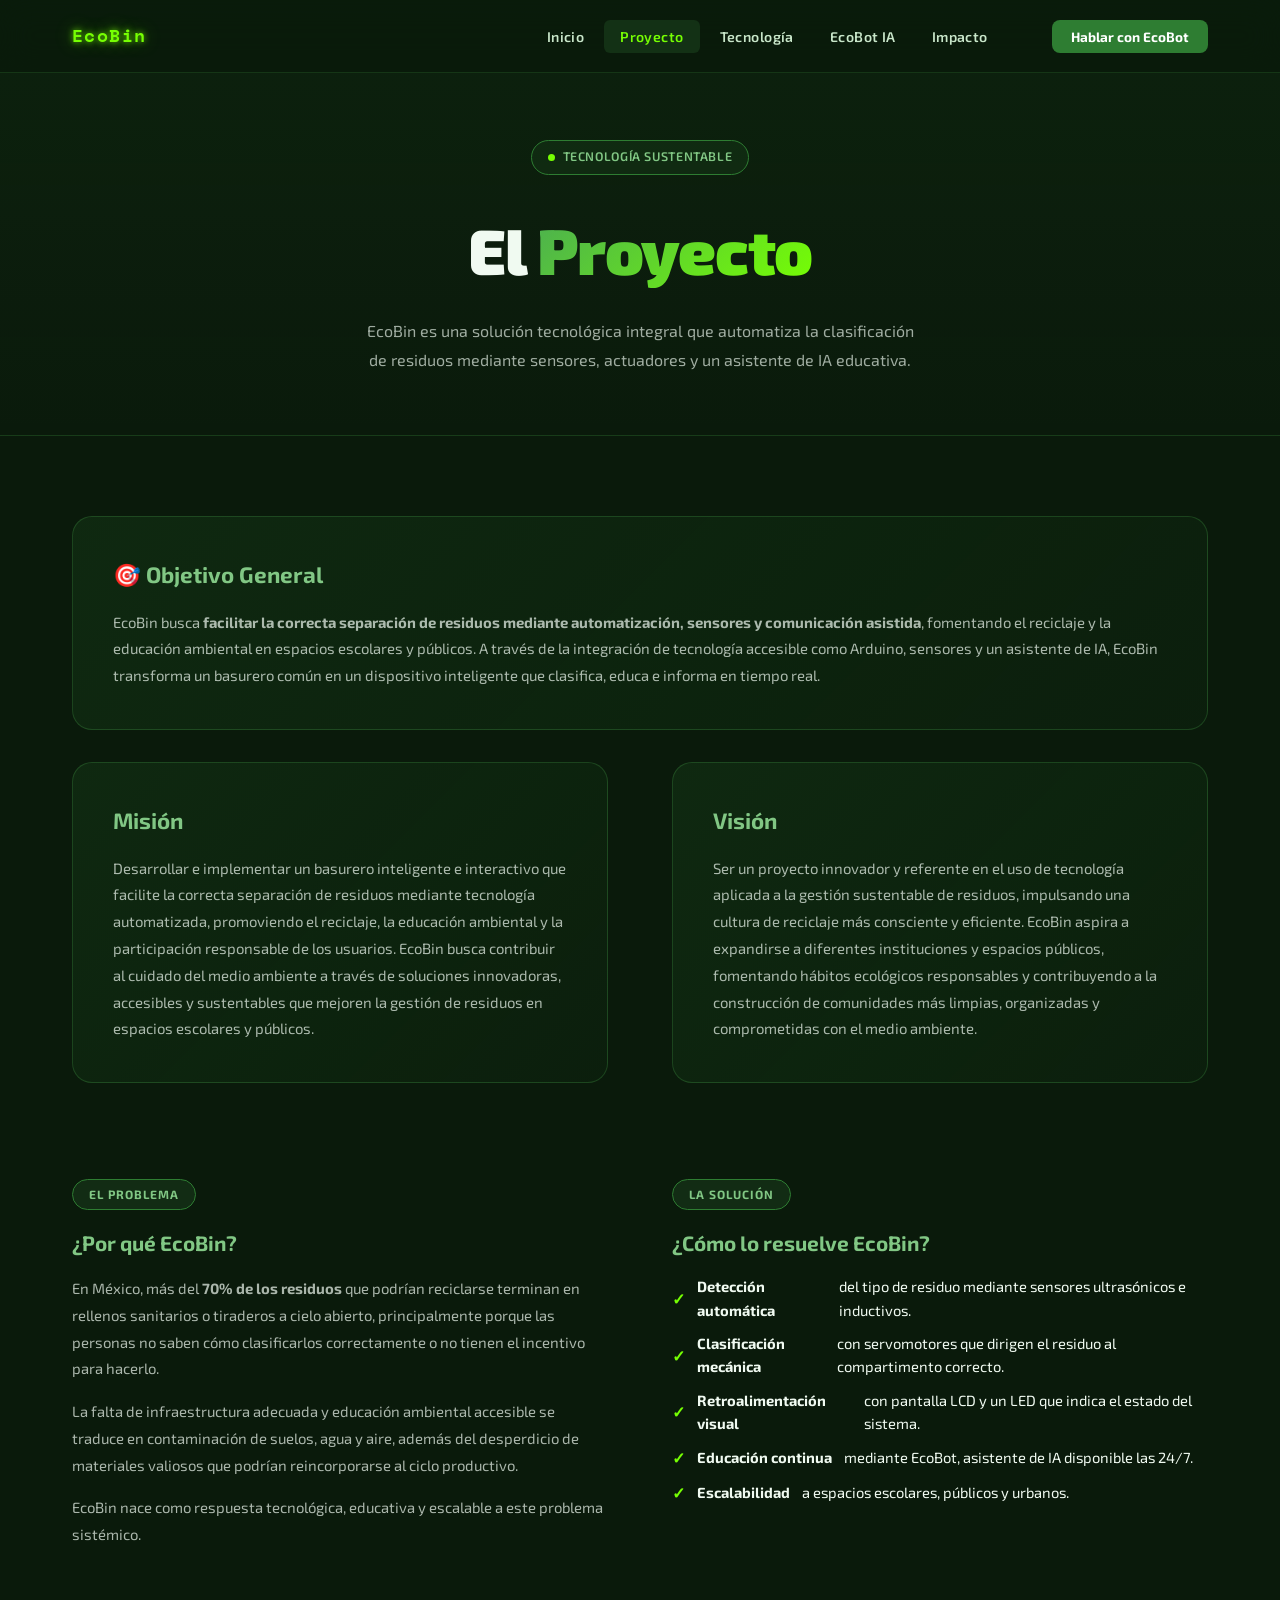
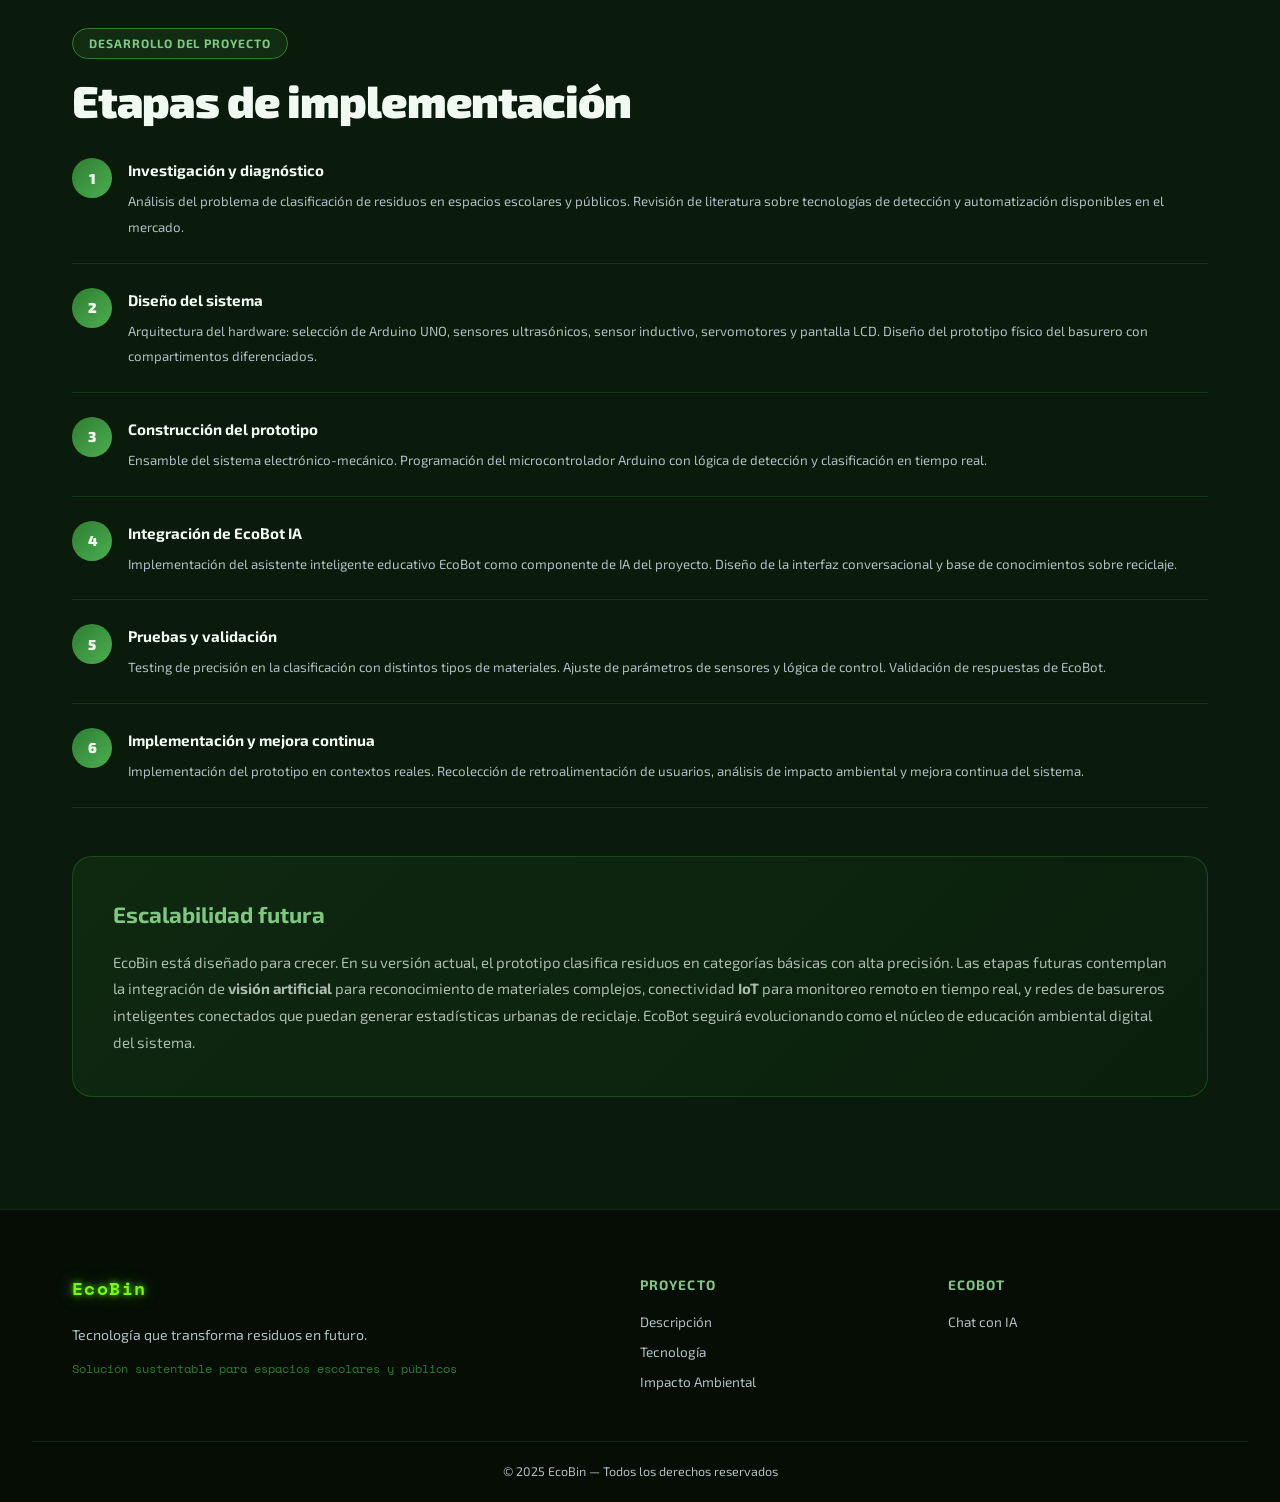
<file: proyecto.html>
<!DOCTYPE html>
<html lang="es">
<head>
  <meta charset="UTF-8" />
  <meta name="viewport" content="width=device-width, initial-scale=1.0" />
  <title>El Proyecto – EcoBin</title>
  <link rel="stylesheet" href="style.css" />
  <link href="https://fonts.googleapis.com/css2?family=Exo+2:wght@300;400;600;700;900&family=Space+Mono:wght@400;700&display=swap" rel="stylesheet" />
</head>
<body>

<nav class="navbar" id="navbar">
  <div class="nav-inner">
    <a href="index.html" class="nav-logo">
      <span class="led-word">EcoBin</span>
    </a>
    <ul class="nav-links">
      <li><a href="index.html">Inicio</a></li>
      <li><a href="proyecto.html" class="active">Proyecto</a></li>
      <li><a href="tecnologia.html">Tecnología</a></li>
      <li><a href="ecobot.html">EcoBot IA</a></li>
      <li><a href="impacto.html">Impacto</a></li>
    </ul>
    <button class="nav-cta" onclick="location.href='ecobot.html'">Hablar con EcoBot</button>
    <button class="hamburger" id="hamburger">&#9776;</button>
  </div>
  <div class="mobile-menu" id="mobileMenu">
    <a href="index.html">Inicio</a>
    <a href="proyecto.html">Proyecto</a>
    <a href="tecnologia.html">Tecnología</a>
    <a href="ecobot.html">EcoBot IA</a>
    <a href="impacto.html">Impacto</a>
  </div>
</nav>

<div class="page-hero">
  <div class="hero-badge"><span class="badge-dot"></span>Tecnología sustentable</div>
  <h1>El <span class="title-eco">Proyecto</span></h1>
  <p>EcoBin es una solución tecnológica integral que automatiza la clasificación de residuos mediante sensores, actuadores y un asistente de IA educativa.</p>
</div>

<section class="proyecto-section">
  <div class="container">

    <!-- Overview -->
    <div class="full-width-card">
      <h3>🎯 Objetivo General</h3>
      <p>EcoBin busca <strong>facilitar la correcta separación de residuos mediante automatización, sensores y comunicación asistida</strong>, fomentando el reciclaje y la educación ambiental en espacios escolares y públicos. A través de la integración de tecnología accesible como Arduino, sensores y un asistente de IA, EcoBin transforma un basurero común en un dispositivo inteligente que clasifica, educa e informa en tiempo real.</p>
    </div>
    <div class="proyecto-grid">
      <div class="full-width-card">
        <h3>Misión</h3>
        <p>Desarrollar e implementar un basurero inteligente e interactivo que facilite la correcta separación de residuos mediante tecnología automatizada, promoviendo el reciclaje, la educación ambiental y la participación responsable de los usuarios. EcoBin busca contribuir al cuidado del medio ambiente a través de soluciones innovadoras, accesibles y sustentables que mejoren la gestión de residuos en espacios escolares y públicos.</p>
      </div>
      <div class="full-width-card">
        <h3>Visión</h3>
        <p>Ser un proyecto innovador y referente en el uso de tecnología aplicada a la gestión sustentable de residuos, impulsando una cultura de reciclaje más consciente y eficiente. EcoBin aspira a expandirse a diferentes instituciones y espacios públicos, fomentando hábitos ecológicos responsables y contribuyendo a la construcción de comunidades más limpias, organizadas y comprometidas con el medio ambiente.</p>
      </div>
    </div>

    <div class="proyecto-grid">
      <div class="proyecto-block">
        <div class="section-tag">El Problema</div>
        <h3>¿Por qué EcoBin?</h3>
        <p>En México, más del <strong>70% de los residuos</strong> que podrían reciclarse terminan en rellenos sanitarios o tiraderos a cielo abierto, principalmente porque las personas no saben cómo clasificarlos correctamente o no tienen el incentivo para hacerlo.</p>
        <p>La falta de infraestructura adecuada y educación ambiental accesible se traduce en contaminación de suelos, agua y aire, además del desperdicio de materiales valiosos que podrían reincorporarse al ciclo productivo.</p>
        <p>EcoBin nace como respuesta tecnológica, educativa y escalable a este problema sistémico.</p>
      </div>
      <div class="proyecto-block">
        <div class="section-tag">La Solución</div>
        <h3>¿Cómo lo resuelve EcoBin?</h3>
        <ul class="obj-list">
          <li><span class="check">✓</span> <strong>Detección automática</strong> del tipo de residuo mediante sensores ultrasónicos e inductivos.</li>
          <li><span class="check">✓</span> <strong>Clasificación mecánica</strong> con servomotores que dirigen el residuo al compartimento correcto.</li>
          <li><span class="check">✓</span> <strong>Retroalimentación visual</strong> con pantalla LCD y un LED que indica el estado del sistema.</li>
          <li><span class="check">✓</span> <strong>Educación continua</strong> mediante EcoBot, asistente de IA disponible las 24/7.</li>
          <li><span class="check">✓</span> <strong>Escalabilidad</strong> a espacios escolares, públicos y urbanos.</li>
        </ul>
      </div>
    </div>

    <!-- Etapas del proyecto -->
    <div class="section-tag">Desarrollo del Proyecto</div>
    <h2 class="section-title">Etapas de implementación</h2>
    <ul class="timeline">
      <li>
        <div class="tl-num">1</div>
        <div class="tl-content">
          <strong>Investigación y diagnóstico</strong>
          <span>Análisis del problema de clasificación de residuos en espacios escolares y públicos. Revisión de literatura sobre tecnologías de detección y automatización disponibles en el mercado.</span>
        </div>
      </li>
      <li>
        <div class="tl-num">2</div>
        <div class="tl-content">
          <strong>Diseño del sistema</strong>
          <span>Arquitectura del hardware: selección de Arduino UNO, sensores ultrasónicos, sensor inductivo, servomotores y pantalla LCD. Diseño del prototipo físico del basurero con compartimentos diferenciados.</span>
        </div>
      </li>
      <li>
        <div class="tl-num">3</div>
        <div class="tl-content">
          <strong>Construcción del prototipo</strong>
          <span>Ensamble del sistema electrónico-mecánico. Programación del microcontrolador Arduino con lógica de detección y clasificación en tiempo real.</span>
        </div>
      </li>
      <li>
        <div class="tl-num">4</div>
        <div class="tl-content">
          <strong>Integración de EcoBot IA</strong>
          <span>Implementación del asistente inteligente educativo EcoBot como componente de IA del proyecto. Diseño de la interfaz conversacional y base de conocimientos sobre reciclaje.</span>
        </div>
      </li>
      <li>
        <div class="tl-num">5</div>
        <div class="tl-content">
          <strong>Pruebas y validación</strong>
          <span>Testing de precisión en la clasificación con distintos tipos de materiales. Ajuste de parámetros de sensores y lógica de control. Validación de respuestas de EcoBot.</span>
        </div>
      </li>
      <li>
        <div class="tl-num">6</div>
        <div class="tl-content">
          <strong>Implementación y mejora continua</strong>
          <span>Implementación del prototipo en contextos reales. Recolección de retroalimentación de usuarios, análisis de impacto ambiental y mejora continua del sistema.</span>
        </div>
      </li>
    </ul>

    <!-- Visión -->
    <div class="full-width-card" style="margin-top:3rem;">
      <h3>Escalabilidad futura</h3>
      <p>EcoBin está diseñado para crecer. En su versión actual, el prototipo clasifica residuos en categorías básicas con alta precisión. Las etapas futuras contemplan la integración de <strong>visión artificial</strong> para reconocimiento de materiales complejos, conectividad <strong>IoT</strong> para monitoreo remoto en tiempo real, y redes de basureros inteligentes conectados que puedan generar estadísticas urbanas de reciclaje. EcoBot seguirá evolucionando como el núcleo de educación ambiental digital del sistema.</p>
    </div>

  </div>
</section>

<footer class="footer">
  <div class="container footer-inner">
    <div class="footer-brand">
      <span class="led-word footer-led">EcoBin</span>
      <p>Tecnología que transforma residuos en futuro.</p>
      <p class="footer-sub">Solución sustentable para espacios escolares y públicos</p>
    </div>
    <div class="footer-links">
      <h4>Proyecto</h4>
      <a href="proyecto.html">Descripción</a>
      <a href="tecnologia.html">Tecnología</a>
      <a href="impacto.html">Impacto Ambiental</a>
    </div>
    <div class="footer-links">
      <h4>EcoBot</h4>
      <a href="ecobot.html">Chat con IA</a>
    </div>
  </div>
  <div class="footer-bottom">
    <p>© 2025 EcoBin — Todos los derechos reservados</p>
  </div>
</footer>

<script src="main.js"></script>
</body>
</html>
</file>
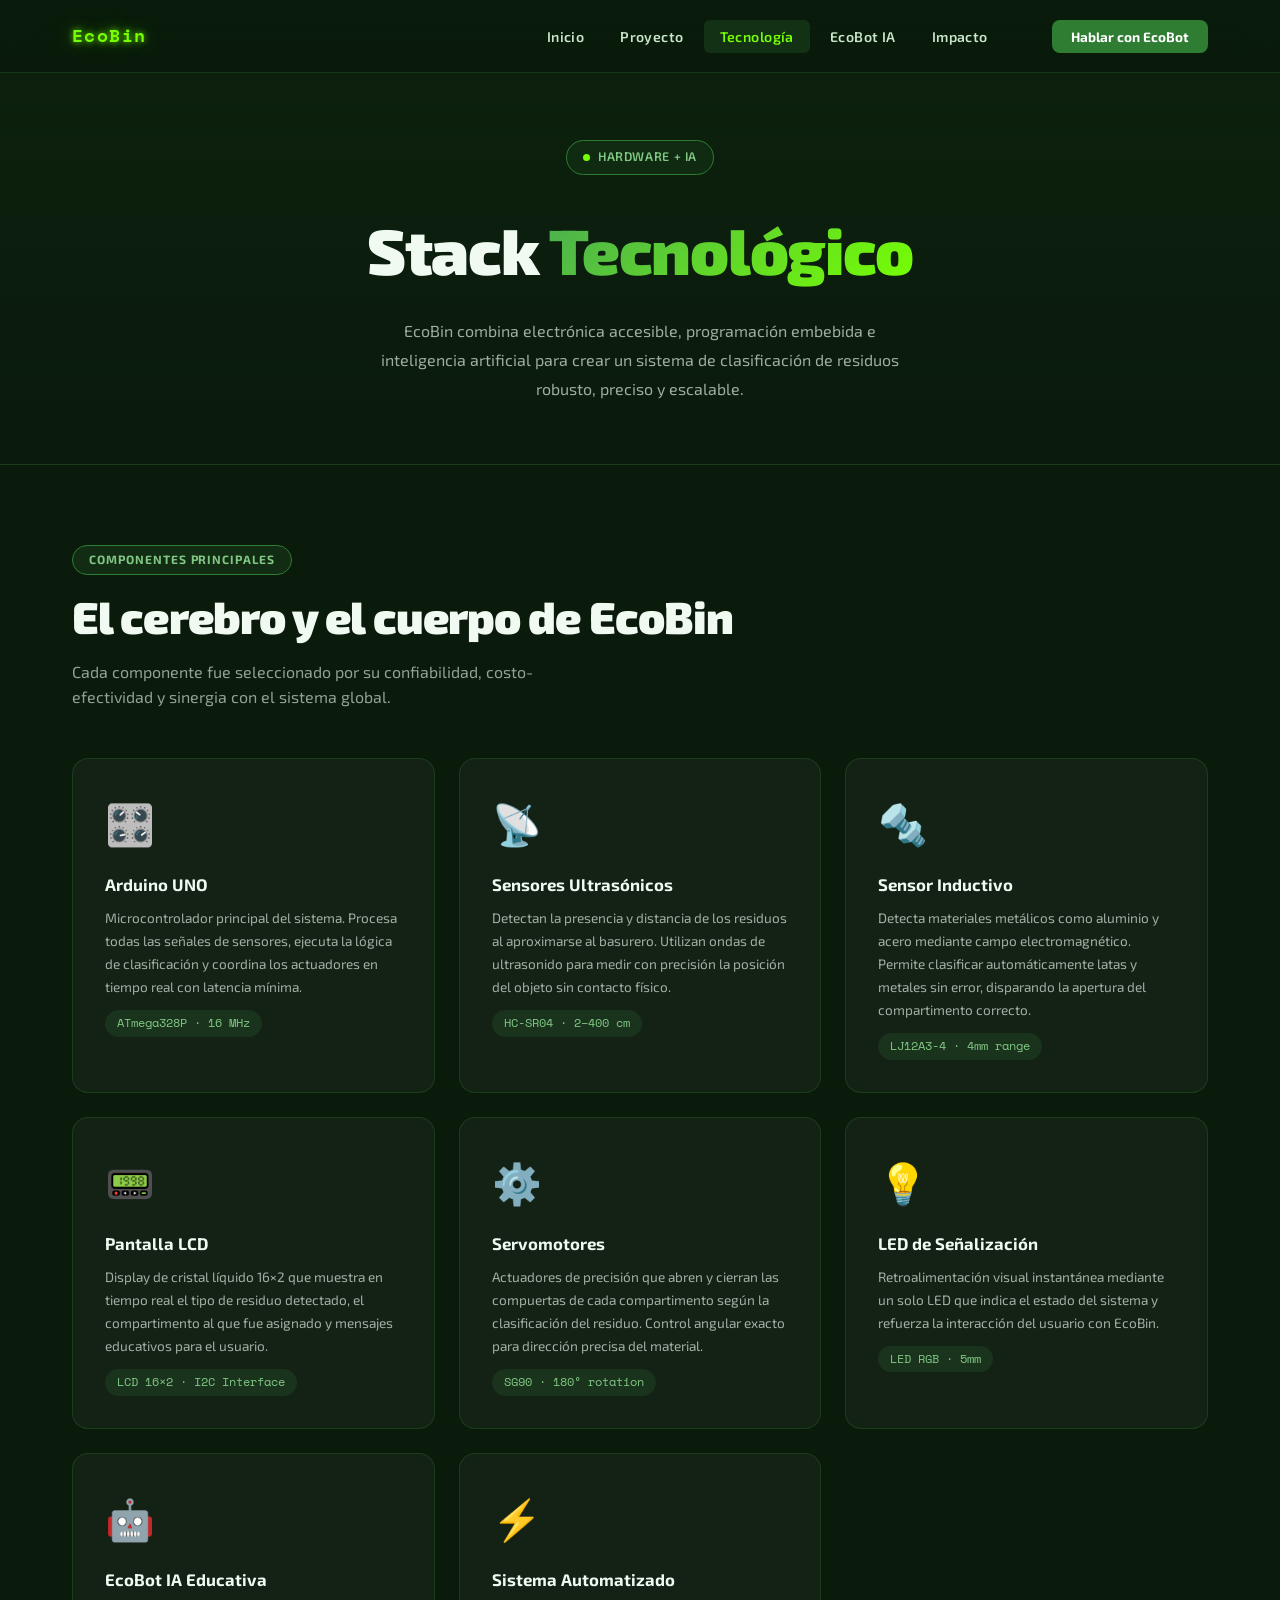
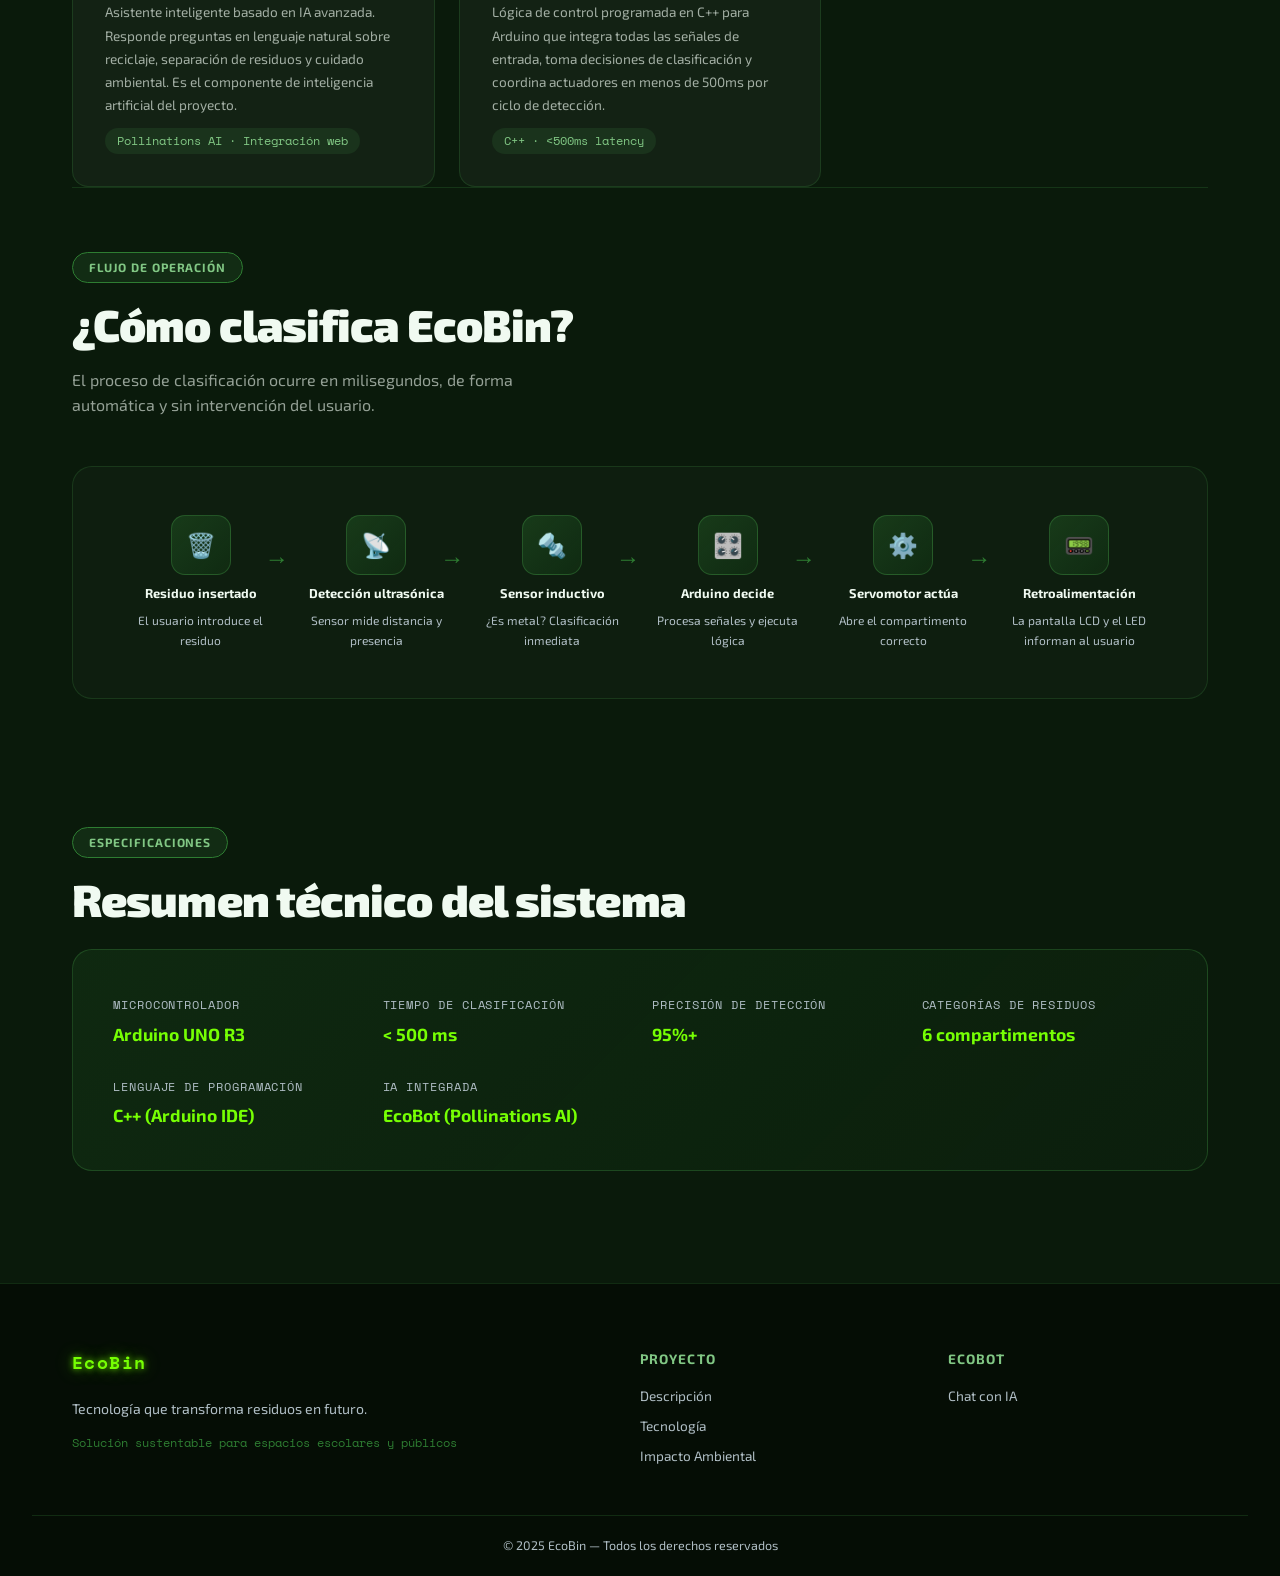
<file: tecnologia.html>
<!DOCTYPE html>
<html lang="es">
<head>
  <meta charset="UTF-8" />
  <meta name="viewport" content="width=device-width, initial-scale=1.0" />
  <title>Tecnología – EcoBin</title>
  <link rel="stylesheet" href="style.css" />
  <link href="https://fonts.googleapis.com/css2?family=Exo+2:wght@300;400;600;700;900&family=Space+Mono:wght@400;700&display=swap" rel="stylesheet" />
</head>
<body>

<nav class="navbar" id="navbar">
  <div class="nav-inner">
    <a href="index.html" class="nav-logo">
      <span class="led-word">EcoBin</span>
    </a>
    <ul class="nav-links">
      <li><a href="index.html">Inicio</a></li>
      <li><a href="proyecto.html">Proyecto</a></li>
      <li><a href="tecnologia.html" class="active">Tecnología</a></li>
      <li><a href="ecobot.html">EcoBot IA</a></li>
      <li><a href="impacto.html">Impacto</a></li>
    </ul>
    <button class="nav-cta" onclick="location.href='ecobot.html'">Hablar con EcoBot</button>
    <button class="hamburger" id="hamburger">&#9776;</button>
  </div>
  <div class="mobile-menu" id="mobileMenu">
    <a href="index.html">Inicio</a>
    <a href="proyecto.html">Proyecto</a>
    <a href="tecnologia.html">Tecnología</a>
    <a href="ecobot.html">EcoBot IA</a>
    <a href="impacto.html">Impacto</a>
  </div>
</nav>

<div class="page-hero">
  <div class="hero-badge"><span class="badge-dot"></span>Hardware + IA</div>
  <h1>Stack <span class="title-eco">Tecnológico</span></h1>
  <p>EcoBin combina electrónica accesible, programación embebida e inteligencia artificial para crear un sistema de clasificación de residuos robusto, preciso y escalable.</p>
</div>

<section style="padding: 5rem 0; position:relative; z-index:1;">
  <div class="container">

    <div class="section-tag">Componentes Principales</div>
    <h2 class="section-title">El cerebro y el cuerpo de EcoBin</h2>
    <p class="section-sub">Cada componente fue seleccionado por su confiabilidad, costo-efectividad y sinergia con el sistema global.</p>

    <div class="tech-grid">

      <div class="tech-card">
        <div class="tech-card-icon">🎛️</div>
        <h3>Arduino UNO</h3>
        <p>Microcontrolador principal del sistema. Procesa todas las señales de sensores, ejecuta la lógica de clasificación y coordina los actuadores en tiempo real con latencia mínima.</p>
        <span class="tech-spec">ATmega328P · 16 MHz</span>
      </div>

      <div class="tech-card">
        <div class="tech-card-icon">📡</div>
        <h3>Sensores Ultrasónicos</h3>
        <p>Detectan la presencia y distancia de los residuos al aproximarse al basurero. Utilizan ondas de ultrasonido para medir con precisión la posición del objeto sin contacto físico.</p>
        <span class="tech-spec">HC-SR04 · 2–400 cm</span>
      </div>

      <div class="tech-card">
        <div class="tech-card-icon">🔩</div>
        <h3>Sensor Inductivo</h3>
        <p>Detecta materiales metálicos como aluminio y acero mediante campo electromagnético. Permite clasificar automáticamente latas y metales sin error, disparando la apertura del compartimento correcto.</p>
        <span class="tech-spec">LJ12A3-4 · 4mm range</span>
      </div>

      <div class="tech-card">
        <div class="tech-card-icon">📟</div>
        <h3>Pantalla LCD</h3>
        <p>Display de cristal líquido 16×2 que muestra en tiempo real el tipo de residuo detectado, el compartimento al que fue asignado y mensajes educativos para el usuario.</p>
        <span class="tech-spec">LCD 16×2 · I2C Interface</span>
      </div>

      <div class="tech-card">
        <div class="tech-card-icon">⚙️</div>
        <h3>Servomotores</h3>
        <p>Actuadores de precisión que abren y cierran las compuertas de cada compartimento según la clasificación del residuo. Control angular exacto para dirección precisa del material.</p>
        <span class="tech-spec">SG90 · 180° rotation</span>
      </div>

      <div class="tech-card">
        <div class="tech-card-icon">💡</div>
        <h3>LED de Señalización</h3>
        <p>Retroalimentación visual instantánea mediante un solo LED que indica el estado del sistema y refuerza la interacción del usuario con EcoBin.</p>
        <span class="tech-spec">LED RGB · 5mm</span>
      </div>

      <div class="tech-card">
        <div class="tech-card-icon">🤖</div>
        <h3>EcoBot IA Educativa</h3>
        <p>Asistente inteligente basado en IA avanzada. Responde preguntas en lenguaje natural sobre reciclaje, separación de residuos y cuidado ambiental. Es el componente de inteligencia artificial del proyecto.</p>
        <span class="tech-spec">Pollinations AI · Integración web</span>
      </div>

      <div class="tech-card">
        <div class="tech-card-icon">⚡</div>
        <h3>Sistema Automatizado</h3>
        <p>Lógica de control programada en C++ para Arduino que integra todas las señales de entrada, toma decisiones de clasificación y coordina actuadores en menos de 500ms por ciclo de detección.</p>
        <span class="tech-spec">C++ · &lt;500ms latency</span>
      </div>

    </div>

    <!-- Diagrama de flujo -->
    <div class="diagram-section">
      <div class="section-tag">Flujo de Operación</div>
      <h2 class="section-title">¿Cómo clasifica EcoBin?</h2>
      <p class="section-sub">El proceso de clasificación ocurre en milisegundos, de forma automática y sin intervención del usuario.</p>

      <div class="diagram-box">
        <div class="diag-step">
          <div class="diag-icon">🗑️</div>
          <strong style="font-size:0.8rem;color:var(--white);">Residuo insertado</strong>
          <span>El usuario introduce el residuo</span>
        </div>
        <div class="diag-step">
          <div class="diag-icon">📡</div>
          <strong style="font-size:0.8rem;color:var(--white);">Detección ultrasónica</strong>
          <span>Sensor mide distancia y presencia</span>
        </div>
        <div class="diag-step">
          <div class="diag-icon">🔩</div>
          <strong style="font-size:0.8rem;color:var(--white);">Sensor inductivo</strong>
          <span>¿Es metal? Clasificación inmediata</span>
        </div>
        <div class="diag-step">
          <div class="diag-icon">🎛️</div>
          <strong style="font-size:0.8rem;color:var(--white);">Arduino decide</strong>
          <span>Procesa señales y ejecuta lógica</span>
        </div>
        <div class="diag-step">
          <div class="diag-icon">⚙️</div>
          <strong style="font-size:0.8rem;color:var(--white);">Servomotor actúa</strong>
          <span>Abre el compartimento correcto</span>
        </div>
        <div class="diag-step">
          <div class="diag-icon">📟</div>
          <strong style="font-size:0.8rem;color:var(--white);">Retroalimentación</strong>
          <span>La pantalla LCD y el LED informan al usuario</span>
        </div>
      </div>
    </div>

    <!-- Especificaciones técnicas -->
    <div style="margin-top:4rem;">
      <div class="section-tag">Especificaciones</div>
      <h2 class="section-title">Resumen técnico del sistema</h2>
      <div class="full-width-card" style="margin-top:1.5rem;">
        <div style="display:grid;grid-template-columns:repeat(auto-fit,minmax(200px,1fr));gap:1.5rem;">
          <div>
            <span style="font-size:0.72rem;color:var(--gray);font-family:var(--font-mono);text-transform:uppercase;letter-spacing:0.08em;">Microcontrolador</span>
            <div style="font-size:1.1rem;font-weight:700;color:var(--accent);margin-top:0.25rem;">Arduino UNO R3</div>
          </div>
          <div>
            <span style="font-size:0.72rem;color:var(--gray);font-family:var(--font-mono);text-transform:uppercase;letter-spacing:0.08em;">Tiempo de clasificación</span>
            <div style="font-size:1.1rem;font-weight:700;color:var(--accent);margin-top:0.25rem;">&lt; 500 ms</div>
          </div>
          <div>
            <span style="font-size:0.72rem;color:var(--gray);font-family:var(--font-mono);text-transform:uppercase;letter-spacing:0.08em;">Precisión de detección</span>
            <div style="font-size:1.1rem;font-weight:700;color:var(--accent);margin-top:0.25rem;">95%+</div>
          </div>
          <div>
            <span style="font-size:0.72rem;color:var(--gray);font-family:var(--font-mono);text-transform:uppercase;letter-spacing:0.08em;">Categorías de residuos</span>
            <div style="font-size:1.1rem;font-weight:700;color:var(--accent);margin-top:0.25rem;">6 compartimentos</div>
          </div>
          <div>
            <span style="font-size:0.72rem;color:var(--gray);font-family:var(--font-mono);text-transform:uppercase;letter-spacing:0.08em;">Lenguaje de programación</span>
            <div style="font-size:1.1rem;font-weight:700;color:var(--accent);margin-top:0.25rem;">C++ (Arduino IDE)</div>
          </div>
          <div>
            <span style="font-size:0.72rem;color:var(--gray);font-family:var(--font-mono);text-transform:uppercase;letter-spacing:0.08em;">IA integrada</span>
            <div style="font-size:1.1rem;font-weight:700;color:var(--accent);margin-top:0.25rem;">EcoBot (Pollinations AI)</div>
          </div>
        </div>
      </div>
    </div>

  </div>
</section>

<footer class="footer">
  <div class="container footer-inner">
    <div class="footer-brand">
      <span class="led-word footer-led">EcoBin</span>
      <p>Tecnología que transforma residuos en futuro.</p>
      <p class="footer-sub">Solución sustentable para espacios escolares y públicos</p>
    </div>
    <div class="footer-links">
      <h4>Proyecto</h4>
      <a href="proyecto.html">Descripción</a>
      <a href="tecnologia.html">Tecnología</a>
      <a href="impacto.html">Impacto Ambiental</a>
    </div>
    <div class="footer-links">
      <h4>EcoBot</h4>
      <a href="ecobot.html">Chat con IA</a>
    </div>
  </div>
  <div class="footer-bottom">
    <p>© 2025 EcoBin — Todos los derechos reservados</p>
  </div>
</footer>

<script src="main.js"></script>
</body>
</html>
</file>
<file: style.css>
/* ===== ECOBIN GLOBAL STYLES ===== */
@import url('https://fonts.googleapis.com/css2?family=Exo+2:wght@300;400;600;700;900&family=Space+Mono:wght@400;700&display=swap');

:root {
  --green-bright: #4caf50;
  --green-mid: #2e7d32;
  --green-dark: #1b5e20;
  --green-xdark: #0d3b12;
  --green-light: #81c784;
  --green-pale: #c8e6c9;
  --accent: #76ff03;
  --accent2: #00e676;
  --white: #f0faf1;
  --gray: #b0bec5;
  --dark: #0a1a0b;
  --card-bg: rgba(255,255,255,0.04);
  --card-border: rgba(76,175,80,0.18);
  --font-head: 'Exo 2', sans-serif;
  --font-mono: 'Space Mono', monospace;
}

*, *::before, *::after { margin: 0; padding: 0; box-sizing: border-box; }

html { scroll-behavior: smooth; }

body {
  font-family: var(--font-head);
  background: var(--dark);
  color: var(--white);
  overflow-x: hidden;
  line-height: 1.6;
}

a { text-decoration: none; color: inherit; }
img { max-width: 100%; }

.container {
  max-width: 1200px;
  margin: 0 auto;
  padding: 0 2rem;
}

/* ===== NAVBAR ===== */
.navbar {
  position: fixed;
  top: 0; left: 0; right: 0;
  z-index: 1000;
  background: rgba(10,26,11,0.85);
  backdrop-filter: blur(16px);
  border-bottom: 1px solid var(--card-border);
  transition: all 0.3s;
}
.nav-inner {
  max-width: 1200px;
  margin: 0 auto;
  padding: 0 2rem;
  height: 72px;
  display: flex;
  align-items: center;
  gap: 2rem;
}
.nav-logo { display: flex; align-items: center; }
.led-word {
  font-family: var(--font-mono);
  font-size: 1.15rem;
  font-weight: 700;
  color: var(--accent);
  letter-spacing: 0.08em;
  text-shadow: 0 0 6px rgba(118,255,3,0.85), 0 0 18px rgba(118,255,3,0.45);
}
.footer-led { display: inline-block; margin-bottom: 0.5rem; }
.nav-links {
  display: flex;
  list-style: none;
  gap: 0.25rem;
  margin-left: auto;
}
.nav-links a {
  padding: 0.5rem 1rem;
  font-size: 0.88rem;
  font-weight: 600;
  color: var(--green-pale);
  border-radius: 6px;
  transition: all 0.2s;
  letter-spacing: 0.03em;
}
.nav-links a:hover, .nav-links a.active {
  background: rgba(76,175,80,0.15);
  color: var(--accent);
}
.nav-cta {
  margin-left: 1rem;
  padding: 0.5rem 1.2rem;
  background: var(--green-mid);
  color: #fff;
  border: none;
  border-radius: 8px;
  font-family: var(--font-head);
  font-weight: 700;
  font-size: 0.85rem;
  cursor: pointer;
  transition: all 0.2s;
  white-space: nowrap;
}
.nav-cta:hover { background: var(--accent); color: var(--dark); }
.hamburger {
  display: none;
  background: none;
  border: none;
  color: var(--green-light);
  font-size: 1.5rem;
  cursor: pointer;
  margin-left: auto;
}
.mobile-menu {
  display: none;
  flex-direction: column;
  padding: 1rem 2rem;
  gap: 0.5rem;
  border-top: 1px solid var(--card-border);
}
.mobile-menu a {
  padding: 0.6rem 0;
  font-size: 1rem;
  font-weight: 600;
  color: var(--green-pale);
  border-bottom: 1px solid rgba(255,255,255,0.05);
}
.mobile-menu.open { display: flex; }

/* ===== HERO ===== */
.hero {
  min-height: 100vh;
  display: flex;
  align-items: center;
  position: relative;
  overflow: hidden;
  padding: 120px 2rem 80px;
  max-width: 1200px;
  margin: 0 auto;
  gap: 4rem;
}
.hero-bg {
  position: fixed;
  inset: 0;
  pointer-events: none;
  z-index: 0;
}
.hero-grid {
  position: absolute;
  inset: 0;
  background-image:
    linear-gradient(rgba(76,175,80,0.07) 1px, transparent 1px),
    linear-gradient(90deg, rgba(76,175,80,0.07) 1px, transparent 1px);
  background-size: 48px 48px;
}
.hero-orb {
  position: absolute;
  border-radius: 50%;
  filter: blur(80px);
  opacity: 0.18;
}
.orb1 {
  width: 600px; height: 600px;
  background: radial-gradient(circle, var(--green-bright), transparent 70%);
  top: -200px; right: -100px;
  animation: orbFloat 8s ease-in-out infinite;
}
.orb2 {
  width: 400px; height: 400px;
  background: radial-gradient(circle, var(--green-dark), transparent 70%);
  bottom: -100px; left: -100px;
  animation: orbFloat 10s ease-in-out infinite reverse;
}
@keyframes orbFloat {
  0%,100% { transform: translateY(0) scale(1); }
  50% { transform: translateY(-30px) scale(1.05); }
}

.particle-field { position: absolute; inset: 0; overflow: hidden; }

.hero-content { position: relative; z-index: 1; flex: 1; max-width: 600px; }
.hero-badge {
  display: inline-flex;
  align-items: center;
  gap: 0.5rem;
  padding: 0.4rem 1rem;
  border: 1px solid var(--green-mid);
  border-radius: 100px;
  font-size: 0.78rem;
  font-weight: 600;
  color: var(--green-light);
  margin-bottom: 1.5rem;
  background: rgba(46,125,50,0.12);
  letter-spacing: 0.05em;
  text-transform: uppercase;
}
.badge-dot {
  width: 7px; height: 7px;
  background: var(--accent);
  border-radius: 50%;
  animation: pulse 2s ease-in-out infinite;
}
@keyframes pulse {
  0%,100% { box-shadow: 0 0 0 0 rgba(118,255,3,0.5); }
  50% { box-shadow: 0 0 0 6px rgba(118,255,3,0); }
}
.hero-title {
  font-size: clamp(4rem, 10vw, 7rem);
  font-weight: 900;
  line-height: 1;
  margin-bottom: 0.5rem;
  letter-spacing: -0.02em;
}
.title-eco {
  background: linear-gradient(135deg, var(--green-bright), var(--accent));
  -webkit-background-clip: text;
  -webkit-text-fill-color: transparent;
  background-clip: text;
}
.title-bin { color: var(--white); }
.hero-slogan {
  font-size: 1.15rem;
  font-weight: 300;
  color: var(--green-light);
  margin-bottom: 1rem;
  font-style: italic;
}
.hero-desc {
  font-size: 1rem;
  color: rgba(240,250,241,0.7);
  margin-bottom: 2rem;
  max-width: 480px;
  line-height: 1.8;
}
.hero-actions { display: flex; gap: 1rem; flex-wrap: wrap; margin-bottom: 2.5rem; }
.btn-primary {
  padding: 0.85rem 2rem;
  background: linear-gradient(135deg, var(--green-mid), var(--green-bright));
  color: #fff;
  font-family: var(--font-head);
  font-weight: 700;
  font-size: 0.95rem;
  border-radius: 10px;
  border: none;
  cursor: pointer;
  transition: all 0.25s;
  display: inline-flex;
  align-items: center;
  gap: 0.5rem;
  box-shadow: 0 4px 24px rgba(76,175,80,0.35);
}
.btn-primary:hover {
  transform: translateY(-2px);
  box-shadow: 0 8px 32px rgba(76,175,80,0.5);
  background: linear-gradient(135deg, var(--green-bright), var(--accent));
  color: var(--dark);
}
.btn-secondary {
  padding: 0.85rem 2rem;
  background: transparent;
  color: var(--green-light);
  font-family: var(--font-head);
  font-weight: 700;
  font-size: 0.95rem;
  border-radius: 10px;
  border: 1.5px solid var(--green-mid);
  cursor: pointer;
  transition: all 0.25s;
  display: inline-flex;
  align-items: center;
  gap: 0.5rem;
}
.btn-secondary:hover {
  background: rgba(76,175,80,0.12);
  border-color: var(--accent);
  color: var(--accent);
  transform: translateY(-2px);
}
.btn-outline {
  padding: 0.85rem 2.5rem;
  background: transparent;
  color: var(--green-light);
  font-family: var(--font-head);
  font-weight: 700;
  font-size: 0.95rem;
  border-radius: 10px;
  border: 1.5px solid var(--green-mid);
  cursor: pointer;
  transition: all 0.25s;
  display: inline-block;
  margin-top: 2rem;
}
.btn-outline:hover {
  background: rgba(76,175,80,0.12);
  color: var(--accent);
  border-color: var(--accent);
}
.hero-stats {
  display: flex;
  align-items: center;
  gap: 2rem;
  padding: 1.5rem;
  background: rgba(255,255,255,0.04);
  border: 1px solid var(--card-border);
  border-radius: 14px;
  backdrop-filter: blur(8px);
  max-width: 460px;
}
.stat { text-align: center; }
.stat-n {
  display: block;
  font-size: 1.6rem;
  font-weight: 900;
  color: var(--accent);
  font-family: var(--font-mono);
}
.stat-l { font-size: 0.72rem; color: var(--gray); text-transform: uppercase; letter-spacing: 0.05em; }
.stat-div { width: 1px; height: 40px; background: var(--card-border); }

/* BIN MOCKUP */
.hero-visual {
  position: relative;
  z-index: 1;
  flex: 0 0 320px;
  display: flex;
  justify-content: center;
}
.bin-mockup {
  position: relative;
  width: 200px;
  height: 280px;
}
.bin-glow {
  position: absolute;
  width: 300px; height: 300px;
  background: radial-gradient(circle, rgba(76,175,80,0.25), transparent 70%);
  top: 50%; left: 50%;
  transform: translate(-50%, -50%);
  border-radius: 50%;
  animation: glowPulse 3s ease-in-out infinite;
}
@keyframes glowPulse {
  0%,100% { opacity: 0.5; transform: translate(-50%,-50%) scale(1); }
  50% { opacity: 1; transform: translate(-50%,-50%) scale(1.1); }
}
.bin-body {
  width: 100%;
  height: 100%;
  background: linear-gradient(160deg, #1a3d1e, #0d2610);
  border-radius: 16px 16px 24px 24px;
  border: 1.5px solid rgba(76,175,80,0.35);
  display: flex;
  flex-direction: column;
  align-items: center;
  justify-content: space-between;
  padding: 1.5rem 1rem;
  box-shadow: 0 0 40px rgba(76,175,80,0.15), inset 0 1px 0 rgba(255,255,255,0.1);
  position: relative;
  z-index: 1;
}
.bin-body::before {
  content: '';
  position: absolute;
  top: -16px; left: 50%; transform: translateX(-50%);
  width: 80px; height: 20px;
  background: linear-gradient(135deg, #2e7d32, #1b5e20);
  border-radius: 8px 8px 0 0;
  border: 1.5px solid rgba(76,175,80,0.4);
  border-bottom: none;
}
.bin-screen {
  width: 100%;
  background: rgba(0,0,0,0.5);
  border-radius: 8px;
  padding: 0.75rem;
  border: 1px solid rgba(76,175,80,0.25);
  font-family: var(--font-mono);
  font-size: 0.6rem;
  color: var(--accent);
}
.screen-dot {
  width: 6px; height: 6px;
  background: var(--accent);
  border-radius: 50%;
  margin-bottom: 0.4rem;
  animation: blink 1.2s ease-in-out infinite;
}
@keyframes blink { 0%,100% { opacity: 1; } 50% { opacity: 0.2; } }
.bin-screen span { display: block; margin-bottom: 0.5rem; color: var(--green-light); font-size: 0.58rem; }
.screen-bar {
  width: 100%; height: 4px;
  background: rgba(255,255,255,0.1);
  border-radius: 4px;
  overflow: hidden;
}
.screen-fill {
  height: 100%;
  background: linear-gradient(90deg, var(--green-bright), var(--accent));
  border-radius: 4px;
  animation: fillBar 2.5s ease-in-out infinite;
  width: 0%;
}
@keyframes fillBar { 0% { width: 0%; } 70% { width: 95%; } 100% { width: 0%; } }

.bin-sensor {
  position: relative;
  width: 60px; height: 60px;
  display: flex;
  align-items: center;
  justify-content: center;
}
.sensor-ring {
  position: absolute;
  width: 100%; height: 100%;
  border: 2px solid rgba(76,175,80,0.4);
  border-radius: 50%;
  animation: sonar 2s ease-out infinite;
}
.sensor-ring.r2 { animation-delay: 1s; }
@keyframes sonar {
  0% { transform: scale(0.5); opacity: 0.8; }
  100% { transform: scale(1.5); opacity: 0; }
}

.bin-led {
  display: flex;
  gap: 0.5rem;
}
.led {
  width: 10px; height: 10px;
  border-radius: 50%;
  animation: ledBlink 1.5s ease-in-out infinite;
}
.led-status { background: #00e676; box-shadow: 0 0 10px #00e676; animation-delay: 0s; }
@keyframes ledBlink { 0%,100% { opacity: 1; } 50% { opacity: 0.3; } }

/* ===== SECTIONS SHARED ===== */
section:not(.hero):not(.hero-bg) {
  padding: 5rem 0;
  position: relative;
  z-index: 1;
}
.section-tag {
  display: inline-block;
  padding: 0.3rem 1rem;
  background: rgba(76,175,80,0.12);
  border: 1px solid var(--green-mid);
  border-radius: 100px;
  font-size: 0.75rem;
  font-weight: 700;
  color: var(--green-light);
  text-transform: uppercase;
  letter-spacing: 0.08em;
  margin-bottom: 1rem;
}
.section-title {
  font-size: clamp(1.8rem, 4vw, 2.8rem);
  font-weight: 900;
  line-height: 1.15;
  margin-bottom: 1rem;
  letter-spacing: -0.02em;
}
.section-sub {
  color: rgba(240,250,241,0.6);
  font-size: 1rem;
  max-width: 520px;
  margin-bottom: 3rem;
}

/* ===== OVERVIEW ===== */
.overview { background: rgba(255,255,255,0.02); border-top: 1px solid var(--card-border); border-bottom: 1px solid var(--card-border); }
.cards-grid {
  display: grid;
  grid-template-columns: repeat(auto-fit, minmax(280px, 1fr));
  gap: 1.5rem;
}
.card {
  background: var(--card-bg);
  border: 1px solid var(--card-border);
  border-radius: 16px;
  padding: 2rem;
  transition: all 0.3s;
  backdrop-filter: blur(8px);
}
.card:hover {
  border-color: var(--green-bright);
  transform: translateY(-4px);
  box-shadow: 0 12px 40px rgba(76,175,80,0.15);
}
.card-highlight {
  background: linear-gradient(135deg, rgba(46,125,50,0.25), rgba(27,94,32,0.15));
  border-color: var(--green-bright);
  box-shadow: 0 0 30px rgba(76,175,80,0.12);
}
.card-icon { font-size: 2rem; margin-bottom: 1rem; }
.card h3 { font-size: 1.2rem; font-weight: 700; margin-bottom: 0.75rem; color: var(--white); }
.card p { font-size: 0.9rem; color: rgba(240,250,241,0.65); line-height: 1.7; margin-bottom: 1rem; }
.card-link { font-size: 0.82rem; font-weight: 700; color: var(--accent); transition: 0.2s; }
.card-link:hover { color: var(--green-light); }

/* ===== OBJETIVO ===== */
.obj-grid {
  display: grid;
  grid-template-columns: 1fr 1.4fr;
  gap: 5rem;
  align-items: center;
}
.obj-visual {
  position: relative;
  width: 260px; height: 260px;
  margin: 0 auto;
  display: flex; align-items: center; justify-content: center;
}
.obj-ring {
  position: absolute;
  border-radius: 50%;
  border: 2px solid;
  animation: spinRing 8s linear infinite;
}
.obj-ring.r1 { width: 100%; height: 100%; border-color: rgba(76,175,80,0.3); }
.obj-ring.r2 { width: 75%; height: 75%; border-color: rgba(76,175,80,0.5); animation-duration: 5s; animation-direction: reverse; }
.obj-ring.r3 { width: 50%; height: 50%; border-color: rgba(118,255,3,0.4); animation-duration: 3s; }
@keyframes spinRing { from { transform: rotate(0); } to { transform: rotate(360deg); } }
.obj-center { font-size: 4rem; animation: float 4s ease-in-out infinite; }
@keyframes float { 0%,100% { transform: translateY(0); } 50% { transform: translateY(-10px); } }
.obj-text p { color: rgba(240,250,241,0.7); margin-bottom: 1.5rem; line-height: 1.8; font-size: 0.95rem; }
.obj-list { list-style: none; margin-bottom: 2rem; display: flex; flex-direction: column; gap: 0.6rem; }
.obj-list li { display: flex; align-items: center; gap: 0.75rem; font-size: 0.92rem; color: var(--white); }
.check { color: var(--accent); font-weight: 900; font-size: 1rem; }

/* ===== TECH STRIP ===== */
.tech-strip { padding: 3rem 0; border-top: 1px solid var(--card-border); border-bottom: 1px solid var(--card-border); }
.tech-chips { display: flex; flex-wrap: wrap; gap: 0.75rem; margin-top: 1rem; }
.chip {
  padding: 0.5rem 1.2rem;
  background: rgba(46,125,50,0.15);
  border: 1px solid rgba(76,175,80,0.3);
  border-radius: 100px;
  font-size: 0.82rem;
  font-weight: 600;
  color: var(--green-light);
  font-family: var(--font-mono);
  transition: all 0.2s;
}
.chip:hover { background: rgba(76,175,80,0.2); border-color: var(--accent); color: var(--accent); }

/* ===== ECOBOT PREVIEW ===== */
.eprev-grid {
  display: grid;
  grid-template-columns: 1fr 1fr;
  gap: 4rem;
  align-items: center;
}
.eprev-text p { color: rgba(240,250,241,0.7); margin-bottom: 1rem; line-height: 1.8; font-size: 0.95rem; }
.chat-preview {
  background: rgba(255,255,255,0.03);
  border: 1px solid var(--card-border);
  border-radius: 20px;
  overflow: hidden;
  box-shadow: 0 20px 60px rgba(0,0,0,0.4);
}
.cp-header {
  display: flex;
  align-items: center;
  gap: 0.75rem;
  padding: 1rem 1.25rem;
  background: rgba(46,125,50,0.2);
  border-bottom: 1px solid var(--card-border);
}
.cp-avatar {
  width: 36px; height: 36px;
  background: linear-gradient(135deg, var(--green-mid), var(--green-bright));
  border-radius: 50%;
  display: flex;
  align-items: center;
  justify-content: center;
  font-size: 1.1rem;
}
.cp-header strong { display: block; font-size: 0.9rem; }
.online-dot { font-size: 0.7rem; color: var(--accent); }
.cp-messages { padding: 1.25rem; display: flex; flex-direction: column; gap: 0.75rem; min-height: 200px; }
.msg {
  max-width: 82%;
  padding: 0.65rem 1rem;
  border-radius: 12px;
  font-size: 0.83rem;
  line-height: 1.5;
}
.msg.bot {
  background: rgba(46,125,50,0.2);
  border: 1px solid rgba(76,175,80,0.2);
  align-self: flex-start;
  color: var(--white);
}
.msg.user {
  background: rgba(76,175,80,0.25);
  align-self: flex-end;
  color: var(--white);
  border: 1px solid rgba(76,175,80,0.3);
}
.msg.typing {
  display: flex;
  gap: 4px;
  align-items: center;
  padding: 0.8rem 1rem;
}
.msg.typing span {
  width: 6px; height: 6px;
  background: var(--green-light);
  border-radius: 50%;
  animation: typingDot 1.2s ease-in-out infinite;
}
.msg.typing span:nth-child(2) { animation-delay: 0.2s; }
.msg.typing span:nth-child(3) { animation-delay: 0.4s; }
@keyframes typingDot { 0%,100% { transform: translateY(0); opacity: 0.5; } 50% { transform: translateY(-4px); opacity: 1; } }
.cp-input {
  display: flex;
  gap: 0;
  border-top: 1px solid var(--card-border);
}
.cp-input input {
  flex: 1;
  background: transparent;
  border: none;
  padding: 0.9rem 1.25rem;
  color: var(--gray);
  font-family: var(--font-head);
  font-size: 0.85rem;
  outline: none;
}
.cp-input button {
  padding: 0.9rem 1.25rem;
  background: var(--green-mid);
  border: none;
  color: #fff;
  font-size: 1rem;
  cursor: pointer;
  transition: background 0.2s;
}
.cp-input button:hover { background: var(--green-bright); }

/* ===== IMPACT ===== */
.impacto-home { text-align: center; }
.impact-grid {
  display: grid;
  grid-template-columns: repeat(auto-fit, minmax(200px, 1fr));
  gap: 1.5rem;
  margin-top: 3rem;
}
.impact-card {
  padding: 2rem;
  background: var(--card-bg);
  border: 1px solid var(--card-border);
  border-radius: 14px;
  transition: all 0.3s;
}
.impact-card:hover {
  border-color: var(--green-bright);
  transform: translateY(-4px);
  box-shadow: 0 8px 30px rgba(76,175,80,0.15);
}
.imp-num {
  font-size: 2.4rem;
  font-weight: 900;
  color: var(--accent);
  font-family: var(--font-mono);
  margin-bottom: 0.5rem;
}
.impact-card p { font-size: 0.85rem; color: rgba(240,250,241,0.65); line-height: 1.5; }

/* ===== FOOTER ===== */
.footer {
  background: rgba(0,0,0,0.5);
  border-top: 1px solid var(--card-border);
  padding: 4rem 2rem 0;
  position: relative;
  z-index: 1;
}
.footer-inner {
  display: grid;
  grid-template-columns: 2fr 1fr 1fr;
  gap: 3rem;
  padding-bottom: 3rem;
}
.footer-brand p { font-size: 0.88rem; color: var(--gray); margin-top: 0.75rem; line-height: 1.7; }
.footer-sub { font-size: 0.75rem !important; color: var(--green-mid) !important; font-family: var(--font-mono); }
.footer-links { display: flex; flex-direction: column; gap: 0.5rem; }
.footer-links h4 { font-size: 0.85rem; font-weight: 700; color: var(--green-light); margin-bottom: 0.5rem; text-transform: uppercase; letter-spacing: 0.08em; }
.footer-links a { font-size: 0.85rem; color: var(--gray); transition: color 0.2s; }
.footer-links a:hover { color: var(--accent); }
.footer-bottom {
  border-top: 1px solid var(--card-border);
  padding: 1.25rem 0;
  text-align: center;
  font-size: 0.78rem;
  color: var(--gray);
}

/* ===== PAGE HERO (inner pages) ===== */
.page-hero {
  padding: 140px 0 60px;
  text-align: center;
  position: relative;
  z-index: 1;
  background: linear-gradient(180deg, rgba(46,125,50,0.08) 0%, transparent 100%);
  border-bottom: 1px solid var(--card-border);
}
.page-hero .hero-badge { display: inline-flex; margin-bottom: 1.5rem; }
.page-hero h1 { font-size: clamp(2.5rem, 6vw, 4rem); font-weight: 900; letter-spacing: -0.02em; margin-bottom: 1rem; }
.page-hero p { font-size: 1rem; color: rgba(240,250,241,0.65); max-width: 560px; margin: 0 auto; line-height: 1.8; }

/* ===== PROYECTO PAGE ===== */
.proyecto-section { padding: 5rem 0; }
.proyecto-grid {
  display: grid;
  grid-template-columns: 1fr 1fr;
  gap: 4rem;
  align-items: start;
  margin-bottom: 4rem;
}
.proyecto-block h3 { font-size: 1.3rem; font-weight: 700; color: var(--green-light); margin-bottom: 1rem; }
.proyecto-block p { font-size: 0.93rem; color: rgba(240,250,241,0.7); line-height: 1.8; margin-bottom: 1rem; }
.timeline { list-style: none; margin-top: 2rem; }
.timeline li {
  display: grid;
  grid-template-columns: 40px 1fr;
  gap: 1rem;
  margin-bottom: 1.5rem;
  padding-bottom: 1.5rem;
  border-bottom: 1px solid var(--card-border);
}
.tl-num {
  width: 40px; height: 40px;
  background: linear-gradient(135deg, var(--green-mid), var(--green-bright));
  border-radius: 50%;
  display: flex; align-items: center; justify-content: center;
  font-weight: 900;
  font-size: 0.9rem;
  flex-shrink: 0;
}
.tl-content strong { display: block; font-size: 0.95rem; margin-bottom: 0.3rem; }
.tl-content span { font-size: 0.83rem; color: var(--gray); line-height: 1.6; }
.full-width-card {
  background: linear-gradient(135deg, rgba(46,125,50,0.15), rgba(27,94,32,0.08));
  border: 1px solid rgba(76,175,80,0.25);
  border-radius: 20px;
  padding: 2.5rem;
  margin-bottom: 2rem;
}
.full-width-card h3 { font-size: 1.4rem; font-weight: 700; color: var(--green-light); margin-bottom: 1rem; }
.full-width-card p { color: rgba(240,250,241,0.7); line-height: 1.8; font-size: 0.93rem; }

/* ===== TECNOLOGÍA PAGE ===== */
.tech-grid {
  display: grid;
  grid-template-columns: repeat(auto-fit, minmax(280px, 1fr));
  gap: 1.5rem;
  margin-top: 2rem;
}
.tech-card {
  background: var(--card-bg);
  border: 1px solid var(--card-border);
  border-radius: 16px;
  padding: 2rem;
  transition: all 0.3s;
  position: relative;
  overflow: hidden;
}
.tech-card::before {
  content: '';
  position: absolute;
  top: 0; left: 0; right: 0;
  height: 3px;
  background: linear-gradient(90deg, var(--green-bright), var(--accent));
  transform: scaleX(0);
  transition: transform 0.3s;
}
.tech-card:hover::before { transform: scaleX(1); }
.tech-card:hover { border-color: rgba(76,175,80,0.5); transform: translateY(-4px); box-shadow: 0 12px 40px rgba(76,175,80,0.12); }
.tech-card-icon { font-size: 2.5rem; margin-bottom: 1rem; }
.tech-card h3 { font-size: 1.05rem; font-weight: 700; margin-bottom: 0.5rem; }
.tech-card p { font-size: 0.85rem; color: rgba(240,250,241,0.65); line-height: 1.7; }
.tech-spec { display: inline-block; margin-top: 0.75rem; padding: 0.25rem 0.75rem; background: rgba(76,175,80,0.12); border-radius: 100px; font-size: 0.72rem; font-family: var(--font-mono); color: var(--green-light); }
.diagram-section { padding: 4rem 0; border-top: 1px solid var(--card-border); }
.diagram-box {
  background: rgba(255,255,255,0.02);
  border: 1px solid var(--card-border);
  border-radius: 20px;
  padding: 3rem;
  margin-top: 2rem;
  display: grid;
  grid-template-columns: repeat(auto-fit, minmax(140px, 1fr));
  gap: 1rem;
  text-align: center;
}
.diag-step {
  display: flex;
  flex-direction: column;
  align-items: center;
  gap: 0.5rem;
  position: relative;
}
.diag-step:not(:last-child)::after {
  content: '→';
  position: absolute;
  right: -0.5rem;
  top: 1.5rem;
  color: var(--green-mid);
  font-size: 1.5rem;
}
.diag-icon {
  width: 60px; height: 60px;
  background: linear-gradient(135deg, rgba(46,125,50,0.3), rgba(27,94,32,0.2));
  border: 1px solid rgba(76,175,80,0.3);
  border-radius: 14px;
  display: flex;
  align-items: center;
  justify-content: center;
  font-size: 1.5rem;
}
.diag-step span { font-size: 0.75rem; color: var(--gray); text-align: center; }

/* ===== ECOBOT PAGE ===== */
.ecobot-page { padding: 3rem 0 5rem; }
.chat-container {
  max-width: 800px;
  margin: 0 auto;
  background: rgba(255,255,255,0.03);
  border: 1px solid var(--card-border);
  border-radius: 24px;
  overflow: hidden;
  box-shadow: 0 30px 80px rgba(0,0,0,0.5);
}
.chat-header {
  display: flex;
  align-items: center;
  gap: 1rem;
  padding: 1.25rem 1.5rem;
  background: linear-gradient(135deg, rgba(46,125,50,0.3), rgba(27,94,32,0.2));
  border-bottom: 1px solid var(--card-border);
}
.chat-avatar {
  width: 48px; height: 48px;
  background: linear-gradient(135deg, var(--green-mid), var(--green-bright));
  border-radius: 50%;
  display: flex;
  align-items: center;
  justify-content: center;
  font-size: 1.5rem;
  box-shadow: 0 0 20px rgba(76,175,80,0.4);
  flex-shrink: 0;
}
.chat-header-info strong { display: block; font-size: 1rem; font-weight: 700; }
.chat-header-info span { font-size: 0.78rem; color: var(--accent); }
.chat-header-status {
  margin-left: auto;
  display: flex;
  align-items: center;
  gap: 0.4rem;
  font-size: 0.75rem;
  color: var(--green-light);
}
.status-dot {
  width: 8px; height: 8px;
  background: var(--accent);
  border-radius: 50%;
  animation: pulse 2s ease-in-out infinite;
}
.chat-suggestions {
  display: flex;
  flex-wrap: wrap;
  gap: 0.5rem;
  padding: 1rem 1.5rem;
  border-bottom: 1px solid var(--card-border);
  background: rgba(0,0,0,0.15);
}
.sugg-label { font-size: 0.72rem; color: var(--gray); width: 100%; margin-bottom: 0.25rem; text-transform: uppercase; letter-spacing: 0.06em; }
.suggestion-btn {
  padding: 0.4rem 0.9rem;
  background: rgba(46,125,50,0.15);
  border: 1px solid rgba(76,175,80,0.25);
  border-radius: 100px;
  font-size: 0.78rem;
  color: var(--green-light);
  cursor: pointer;
  font-family: var(--font-head);
  transition: all 0.2s;
}
.suggestion-btn:hover {
  background: rgba(76,175,80,0.2);
  border-color: var(--accent);
  color: var(--accent);
}
#chatMessages {
  padding: 1.5rem;
  display: flex;
  flex-direction: column;
  gap: 1rem;
  min-height: 420px;
  max-height: 520px;
  overflow-y: auto;
  scroll-behavior: smooth;
}
#chatMessages::-webkit-scrollbar { width: 4px; }
#chatMessages::-webkit-scrollbar-track { background: transparent; }
#chatMessages::-webkit-scrollbar-thumb { background: rgba(76,175,80,0.3); border-radius: 4px; }
.chat-msg {
  display: flex;
  gap: 0.75rem;
  animation: msgIn 0.3s ease;
}
@keyframes msgIn { from { opacity: 0; transform: translateY(8px); } to { opacity: 1; transform: translateY(0); } }
.chat-msg.user { flex-direction: row-reverse; }
.msg-avatar {
  width: 32px; height: 32px;
  border-radius: 50%;
  flex-shrink: 0;
  display: flex; align-items: center; justify-content: center;
  font-size: 0.9rem;
}
.bot .msg-avatar { background: linear-gradient(135deg, var(--green-mid), var(--green-bright)); }
.user .msg-avatar { background: rgba(118,255,3,0.15); border: 1px solid rgba(118,255,3,0.3); }
.msg-bubble {
  max-width: 78%;
  padding: 0.8rem 1.1rem;
  border-radius: 14px;
  font-size: 0.88rem;
  line-height: 1.6;
}
.bot .msg-bubble {
  background: rgba(46,125,50,0.18);
  border: 1px solid rgba(76,175,80,0.2);
  border-top-left-radius: 4px;
  color: var(--white);
}
.user .msg-bubble {
  background: rgba(76,175,80,0.22);
  border: 1px solid rgba(76,175,80,0.3);
  border-top-right-radius: 4px;
  color: var(--white);
}
.typing-indicator {
  display: flex;
  gap: 4px;
  align-items: center;
  padding: 0.2rem 0;
}
.typing-indicator span {
  width: 7px; height: 7px;
  background: var(--green-light);
  border-radius: 50%;
  animation: typingDot 1.2s ease-in-out infinite;
}
.typing-indicator span:nth-child(2) { animation-delay: 0.2s; }
.typing-indicator span:nth-child(3) { animation-delay: 0.4s; }
.chat-input-area {
  display: flex;
  gap: 0;
  border-top: 1px solid var(--card-border);
  padding: 1rem 1.5rem;
  background: rgba(0,0,0,0.2);
  align-items: center;
  gap: 0.75rem;
}
#userInput {
  flex: 1;
  background: rgba(255,255,255,0.05);
  border: 1px solid var(--card-border);
  border-radius: 10px;
  padding: 0.8rem 1rem;
  color: var(--white);
  font-family: var(--font-head);
  font-size: 0.9rem;
  outline: none;
  transition: border-color 0.2s;
}
#userInput:focus { border-color: var(--green-mid); }
#userInput::placeholder { color: var(--gray); }
#sendBtn {
  padding: 0.8rem 1.5rem;
  background: linear-gradient(135deg, var(--green-mid), var(--green-bright));
  border: none;
  border-radius: 10px;
  color: #fff;
  font-family: var(--font-head);
  font-weight: 700;
  font-size: 0.9rem;
  cursor: pointer;
  transition: all 0.2s;
  display: flex;
  align-items: center;
  gap: 0.4rem;
}
#sendBtn:hover { background: linear-gradient(135deg, var(--green-bright), var(--accent)); color: var(--dark); transform: scale(1.02); }
#sendBtn:disabled { opacity: 0.5; cursor: not-allowed; transform: none; }
.chat-disclaimer {
  text-align: center;
  font-size: 0.72rem;
  color: var(--gray);
  padding: 0.75rem;
  border-top: 1px solid var(--card-border);
  background: rgba(0,0,0,0.15);
}
.ecobot-info {
  max-width: 800px;
  margin: 3rem auto 0;
  display: grid;
  grid-template-columns: 1fr 1fr 1fr;
  gap: 1rem;
}
.ebi-card {
  background: var(--card-bg);
  border: 1px solid var(--card-border);
  border-radius: 12px;
  padding: 1.25rem;
  text-align: center;
}
.ebi-card .ebi-icon { font-size: 1.5rem; margin-bottom: 0.5rem; }
.ebi-card strong { display: block; font-size: 0.85rem; margin-bottom: 0.25rem; }
.ebi-card span { font-size: 0.78rem; color: var(--gray); }

/* ===== IMPACTO PAGE ===== */
.impacto-section { padding: 5rem 0; }
.impact-full-grid {
  display: grid;
  grid-template-columns: 1fr 1fr;
  gap: 3rem;
  margin-top: 2rem;
}
.imp-block {
  background: var(--card-bg);
  border: 1px solid var(--card-border);
  border-radius: 16px;
  padding: 2rem;
}
.imp-block h3 { font-size: 1.1rem; font-weight: 700; color: var(--green-light); margin-bottom: 1rem; display: flex; align-items: center; gap: 0.5rem; }
.imp-block p { font-size: 0.88rem; color: rgba(240,250,241,0.7); line-height: 1.8; margin-bottom: 0.75rem; }
.progress-bar-wrap { margin: 1.5rem 0; }
.prog-row { margin-bottom: 1rem; }
.prog-label { display: flex; justify-content: space-between; font-size: 0.8rem; color: var(--gray); margin-bottom: 0.4rem; }
.prog-track { height: 8px; background: rgba(255,255,255,0.08); border-radius: 4px; overflow: hidden; }
.prog-fill { height: 100%; background: linear-gradient(90deg, var(--green-bright), var(--accent)); border-radius: 4px; transition: width 1s ease; }
.ods-grid { display: grid; grid-template-columns: repeat(3, 1fr); gap: 0.75rem; margin-top: 1.5rem; }
.ods-card {
  background: rgba(46,125,50,0.15);
  border: 1px solid rgba(76,175,80,0.2);
  border-radius: 10px;
  padding: 1rem;
  text-align: center;
}
.ods-num { font-size: 1.4rem; font-weight: 900; color: var(--accent); font-family: var(--font-mono); }
.ods-title { font-size: 0.7rem; color: var(--gray); margin-top: 0.25rem; }
.vision-banner {
  margin-top: 4rem;
  background: linear-gradient(135deg, rgba(46,125,50,0.2), rgba(27,94,32,0.1));
  border: 1px solid rgba(76,175,80,0.25);
  border-radius: 20px;
  padding: 3rem;
  text-align: center;
}
.vision-banner h3 { font-size: 1.8rem; font-weight: 900; margin-bottom: 1rem; }
.vision-banner p { color: rgba(240,250,241,0.7); max-width: 600px; margin: 0 auto 1.5rem; line-height: 1.8; }

/* ===== SCROLLBAR ===== */
::-webkit-scrollbar { width: 6px; }
::-webkit-scrollbar-track { background: var(--dark); }
::-webkit-scrollbar-thumb { background: var(--green-dark); border-radius: 3px; }

/* ===== RESPONSIVE ===== */
@media (max-width: 900px) {
  .hero { flex-direction: column; text-align: center; padding: 100px 2rem 60px; }
  .hero-visual { display: none; }
  .hero-actions { justify-content: center; }
  .hero-stats { justify-content: center; max-width: 100%; }
  .obj-grid, .eprev-grid, .proyecto-grid, .impact-full-grid { grid-template-columns: 1fr; }
  .footer-inner { grid-template-columns: 1fr 1fr; }
  .ecobot-info { grid-template-columns: 1fr; }
  .nav-links, .nav-cta { display: none; }
  .hamburger { display: block; }
  .diag-step:not(:last-child)::after { display: none; }
}
@media (max-width: 600px) {
  .footer-inner { grid-template-columns: 1fr; }
  .ods-grid { grid-template-columns: repeat(2, 1fr); }
  .section-title { font-size: 1.8rem; }
  .hero-stats { flex-direction: column; gap: 1rem; }
  .stat-div { width: 100%; height: 1px; }
}
</file>
